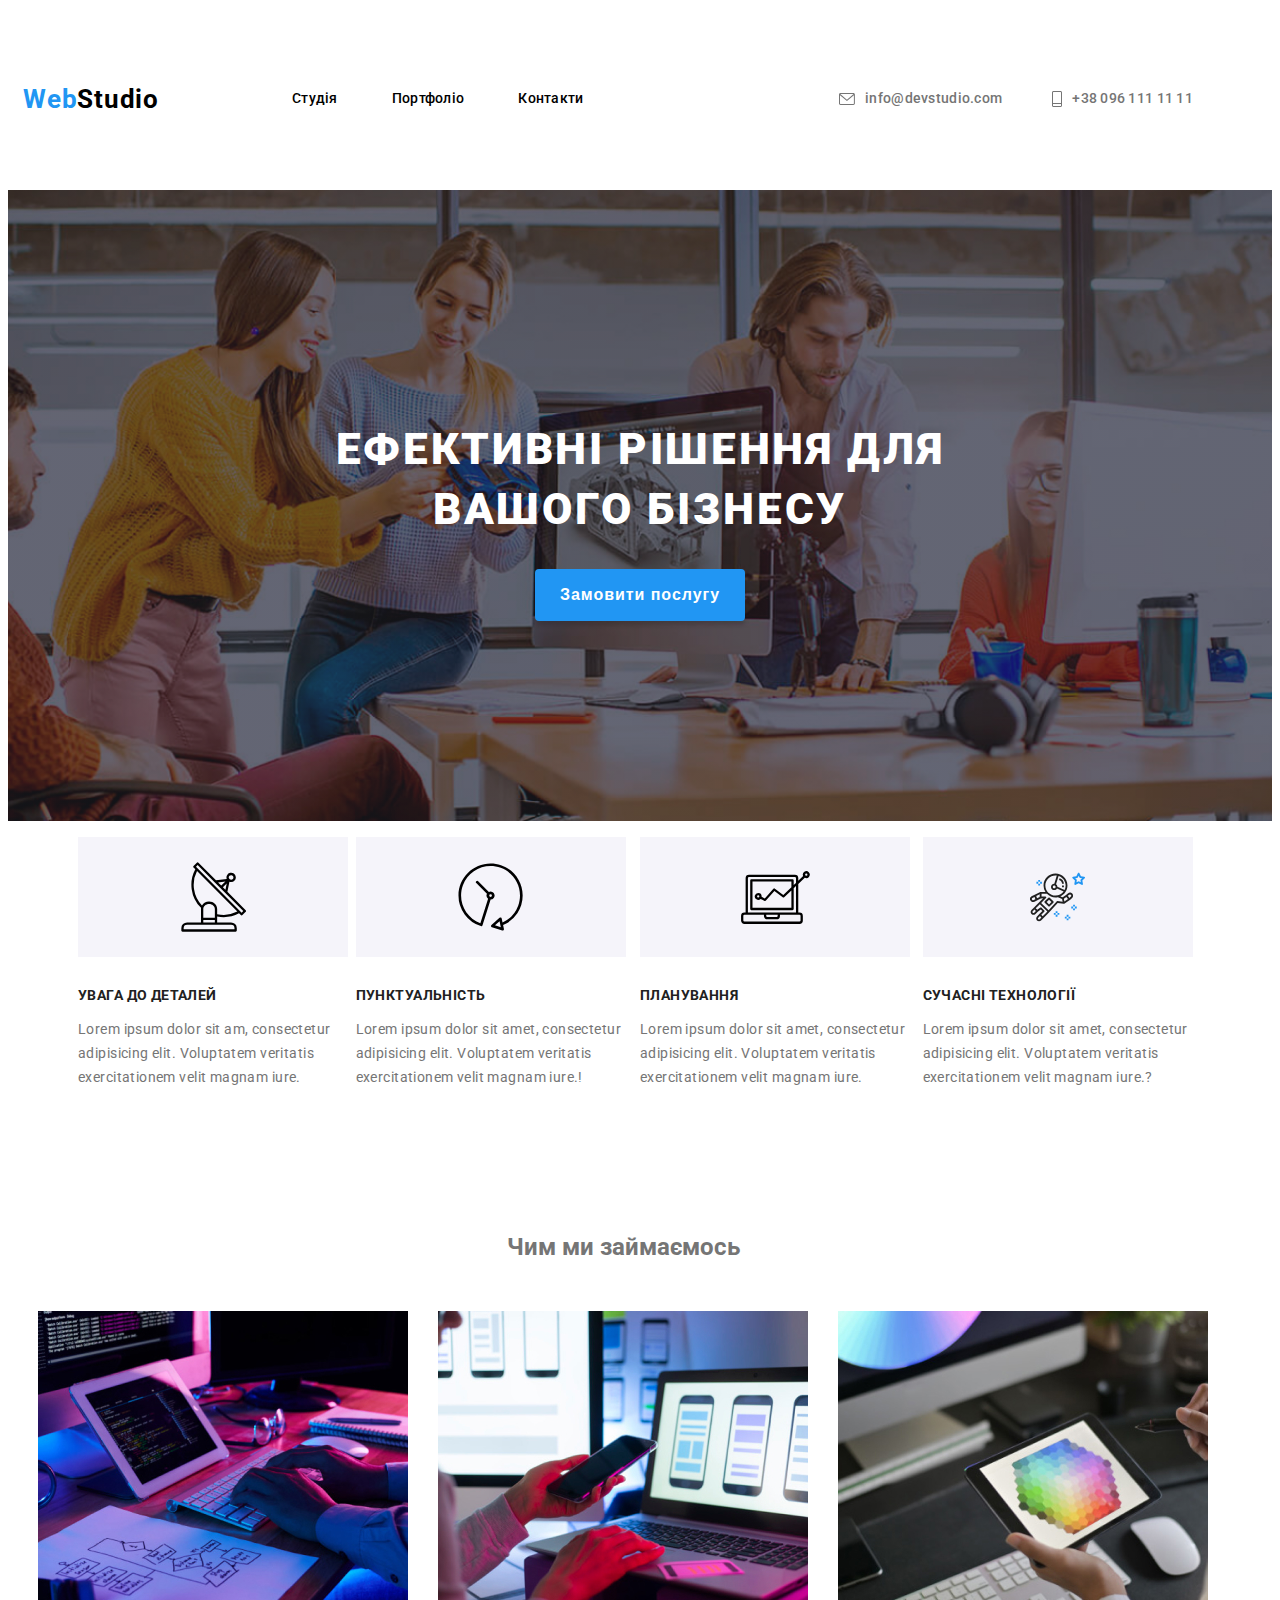
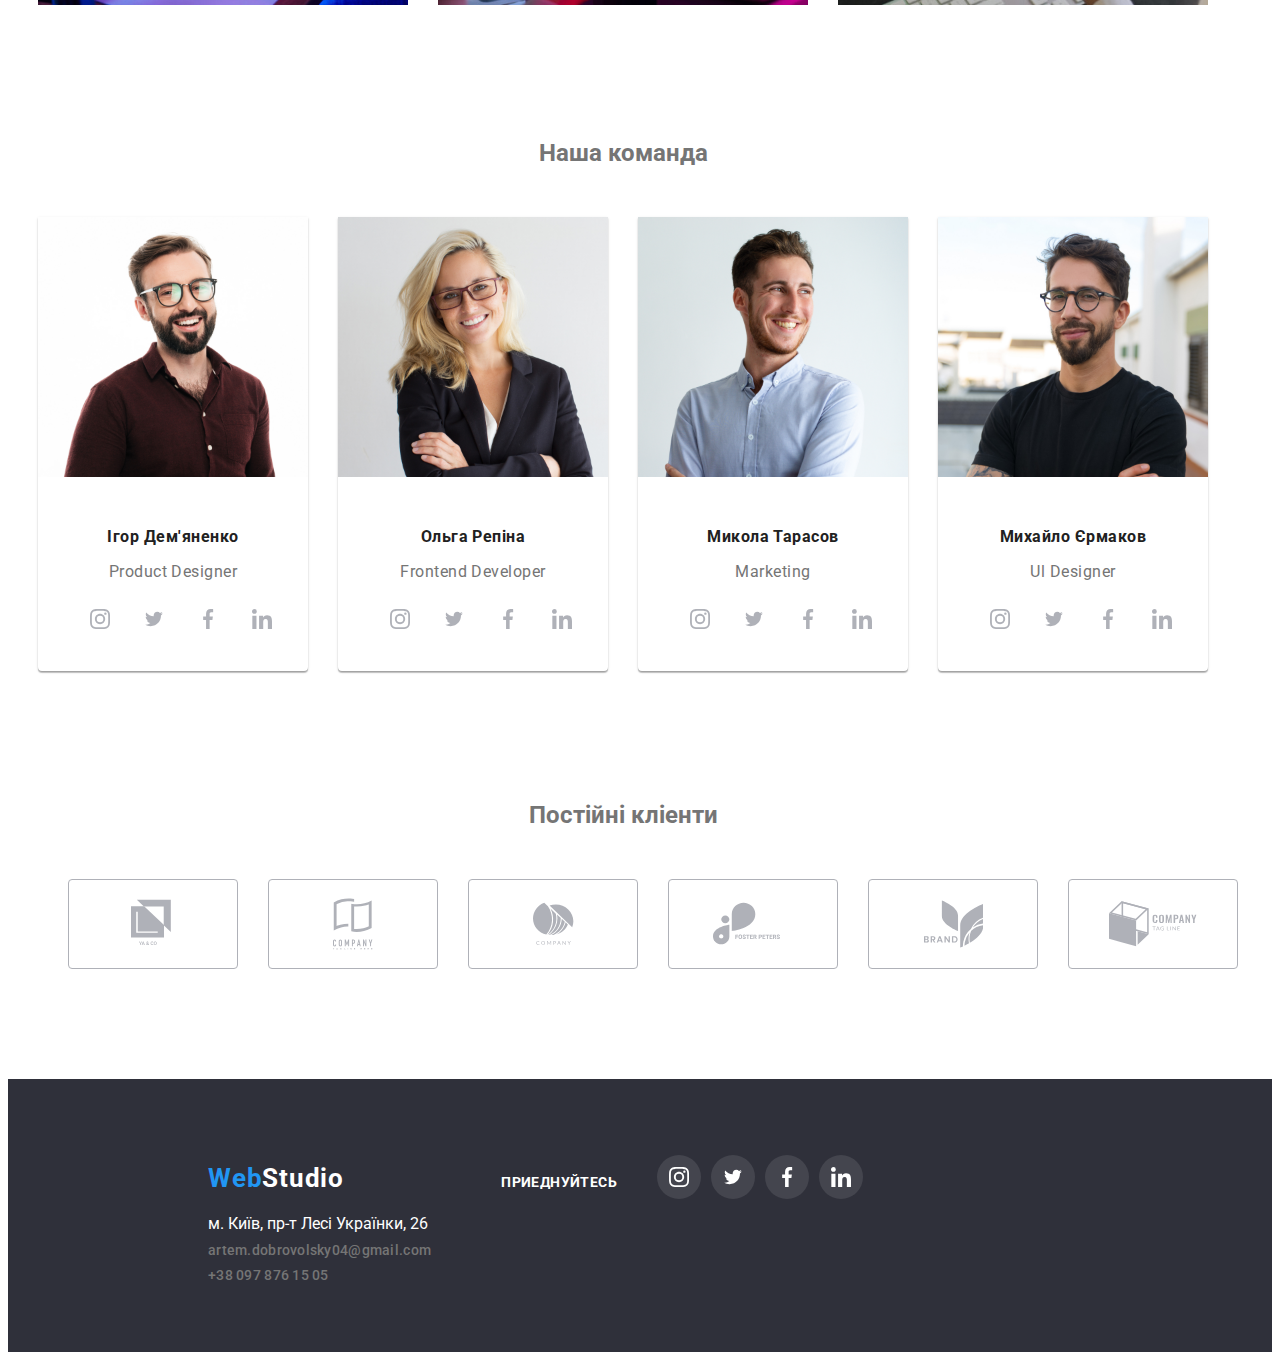
<file: index.html>
<!DOCTYPE html>
<html lang="en">

<head>
    <meta charset="UTF-8">
    <meta http-equiv="X-UA-Compatible" content="IE=edge">
    <meta name="viewport" content="width=device-width, initial-scale=1.0">
    <title>WebStudio</title>
    <link href="https://fonts.googleapis.com/css2?family=Roboto:wght@400;500;700;900&display=swap" rel="stylesheet">
    <link rel="stylesheet" href="./style.css">
</head>

<body>
    <!-- Шапка сторінки -->
    <header>
        <div class="header-nav container">
            <a class="logo" href="./"><span>Web</span>Studio</a>
            <nav>
                <ul class="nav-list">
                    <li class="list-item"><a class="link link-current" href="./">Студія</a></li>
                    <li class="list-item"><a class="link" href="./portfolio.html" target="_self"
                            rel="noopener noreferer">Портфоліо</a></li>
                    <li class="list-item"><a class="link" href="">Контакти</a></li>
                </ul>
            </nav>
            <ul class="contacts-nav">
                <li><a class="a" href="mailto:info@devstudio.com">
                        <svg class="contact-icon" width="16" heigth="12">
                            <use href="./svg/icons.svg#icon-envelope-hover"></use>
                        </svg>
                        info@devstudio.com</a></li>
                <li><a class="a" href="tel:+380961111111">
                        <svg class="contact-icon" width="10" height="16">
                            <use href="./svg/icons.svg#icon-Phone"></use>
                        </svg>
                        +38 096 111 11 11</a></li>
            </ul>
        </div>
    </header>


    <main>
        <!-- Секція герой -->
        <section class="hero">
            <h1 class="big-title">Ефективні рішення для
                </br>
                вашого бізнесу</h1>
            <button type="button" class="button" data-modal-open>Замовити послугу</button>
            <div class="backdrop is-hidden" data-modal>
                <div class="modal">
                    <button type="button" class="modal-button" data-modal-close></button>
                </div>
            </div>
        </section>
        <!-- Наші послуги -->
        <div class="container">
            <section>
                <div class="container">
                    <h2 class="non-vision">Особливості</h2>
                    <ul>
                        <li>
                            <div class="icon">
                                <svg width="65" height="70">
                                    <use href="./svg/icons.svg#icon-Vector-1"></use>
                                </svg>
                            </div>
                            <h3 class="min-title">Увага до деталей</h3>
                            <p class="tex">Lorem ipsum dolor sit am,
                                consectetur adipisicing elit.
                                Voluptatem veritatis exercitationem velit magnam iure.</p>
                        </li>
                        <li>
                            <div class="icon">
                                <svg width="65" height="70">
                                    <use href="./svg/icons.svg#icon-Clock"></use>
                                </svg>
                            </div>
                            <h3 class="min-title">Пунктуальність</h3>
                            <p class="tex">Lorem ipsum dolor sit amet,
                                consectetur adipisicing elit.
                                Voluptatem veritatis exercitationem velit magnam iure.!</p>
                        </li>
                        <li>
                            <div class="icon">
                                <svg width="70" height="53">
                                    <use href="./svg/icons.svg#icon-diagram"></use>
                                </svg>
                            </div>
                            <h3 class="min-title">Планування</h3>
                            <p class="tex">Lorem ipsum dolor sit amet,
                                consectetur adipisicing elit.
                                Voluptatem veritatis exercitationem velit magnam iure.</p>
                        </li>
                        <li>
                            <div class="icon">
                                <svg width="55" height="60">
                                    <use href="./svg/icons.svg#icon-astronaut"></use>
                                </svg>
                            </div>
                            <h3 class="min-title">Сучасні технології</h3>
                            <p class="tex">Lorem ipsum dolor sit amet,
                                consectetur adipisicing elit.
                                Voluptatem veritatis exercitationem velit magnam iure.?</p>
                        </li>
                    </ul>
                </div>

            </section>
            <!-- Cекція чим ми займаємось -->
            <section class="secta">
                <div class="container">
                    <h2 class="title">Чим ми займаємось</h2>
                    <ul class="navig">
                        <li><img class="img1" src="./img/eshe-komputer.jpg" width="200" alt="Красивый компьютер №1">
                        </li>
                        <li><img class="img1" src="./img/snova-komputer.jpg" width="200" alt="Красивый компьютер №2">
                        </li>
                        <li><img class="img1" src="./img/colors.jpg" width="200" alt="Красивый компьютер №3"></li>
                    </ul>
                </div>

            </section>
            <!-- Секція наша команда -->
            <section>
                <div class="container">
                    <h2 class="title">Наша команда</h2>
                    <ul class="list-team">
                        <li class="team">
                            <img class="img2" src="./img/igor.jpg" width="300" alt="ИИИИИИГОРЬ">
                            <p class="name">Ігор Дем'яненко</p>
                            <p class="pos">Product Designer</p>
                            <ul>
                                <li class="item-icon-team"> <a class="link-team" href=""> <svg width="20" height="20">
                                            <use href="./svg/icons.svg#icon-instagram"></use>
                                        </svg> </a> </li>
                                <li class="item-icon-team"> <a class="link-team" href=""> <svg width="20" height="16">
                                            <use href="./svg/icons.svg#icon-tweeter"></use>
                                        </svg> </a> </li>
                                <li class="item-icon-team"> <a class="link-team" href=""> <svg width="20" height="20">
                                            <use href="./svg/icons.svg#icon-facebook"></use>
                                        </svg> </a> </li>
                                <li class="item-icon-team"> <a class="link-team" href=""> <svg width="20" height="20">
                                            <use href="./svg/icons.svg#icon-linkedin"></use>
                                        </svg> </a> </li>
                            </ul>
                        </li>
                        <li class="team">
                            <img class="img2" src="./img/olga.jpg" width="300" alt="ОленьКа">
                            <p class="name">Ольга Репіна</p>
                            <p class="pos">Frontend Developer</p>
                            <ul>
                                <li class="item-icon-team"> <a class="link-team" href=""> <svg width="20" height="20">
                                            <use href="./svg/icons.svg#icon-instagram"></use>
                                        </svg> </a> </li>
                                <li class="item-icon-team"> <a class="link-team" href=""> <svg width="20" height="16">
                                            <use href="./svg/icons.svg#icon-tweeter"></use>
                                        </svg> </a> </li>
                                <li class="item-icon-team"> <a class="link-team" href=""> <svg width="20" height="20">
                                            <use href="./svg/icons.svg#icon-facebook"></use>
                                        </svg> </a> </li>
                                <li class="item-icon-team"> <a class="link-team" href=""> <svg width="20" height="20">
                                            <use href="./svg/icons.svg#icon-linkedin"></use>
                                        </svg> </a> </li>
                            </ul>
                        </li>
                        <li class="team">
                            <img class="img2" src="./img/kolya.jpg" width="300" alt="Николай">
                            <p class="name">Микола Тарасов</p>
                            <p class="pos">Marketing</p>
                            <ul>
                                <li class="item-icon-team"> <a class="link-team" href=""> <svg width="20" height="20">
                                            <use href="./svg/icons.svg#icon-instagram"></use>
                                        </svg> </a> </li>
                                <li class="item-icon-team"> <a class="link-team" href=""> <svg width="20" height="16">
                                            <use href="./svg/icons.svg#icon-tweeter"></use>
                                        </svg> </a> </li>
                                <li class="item-icon-team"> <a class="link-team" href=""> <svg width="20" height="20">
                                            <use href="./svg/icons.svg#icon-facebook"></use>
                                        </svg> </a> </li>
                                <li class="item-icon-team"> <a class="link-team" href=""> <svg width="20" height="20">
                                            <use href="./svg/icons.svg#icon-linkedin"></use>
                                        </svg> </a> </li>
                            </ul>
                        </li>
                        <li class="team">
                            <img class="img2" src="./img/misha.jpg" width="300" alt="Мыша">
                            <p class="name">Михайло Єрмаков</p>
                            <p class="pos">Ul Designer</p>
                            <ul>
                                <li class="item-icon-team"> <a class="link-team" href=""> <svg width="20" height="20">
                                            <use href="./svg/icons.svg#icon-instagram"></use>
                                        </svg> </a> </li>
                                <li class="item-icon-team"> <a class="link-team" href=""> <svg width="20" height="16">
                                            <use href="./svg/icons.svg#icon-tweeter"></use>
                                        </svg> </a> </li>
                                <li class="item-icon-team"> <a class="link-team" href=""> <svg width="20" height="20">
                                            <use href="./svg/icons.svg#icon-facebook"></use>
                                        </svg> </a> </li>
                                <li class="item-icon-team"> <a class="link-team" href=""> <svg width="20" height="20">
                                            <use href="./svg/icons.svg#icon-linkedin"></use>
                                        </svg> </a> </li>
                            </ul>
                        </li>
                    </ul>
                </div>
            </section>
            <section class="secta">
                <div class="container">
                    <h2 class="title">Постійні кліенти</h2>
                    <ul class="custom">
                        <li class="custom-i">
                            <a href="" class="custom-l">
                                <svg class="custom-ic" width="44" heigth="49">
                                    <use href="./svg/icons.svg#icon-logo-1"></use>
                                </svg>
                            </a>
                        </li>
                        <li class="custom-i">
                            <a href="" class="custom-l">
                                <svg class="custom-ic" width="40" heigth="52">
                                    <use href="./svg/icons.svg#icon-logo-2"></use>
                                </svg>
                            </a>
                        </li>
                        <li class="custom-i">
                            <a href="" class="custom-l">
                                <svg class="custom-ic" width="41" heigth="43">
                                    <use href="./svg/icons.svg#icon-logo-3"></use>
                                </svg>
                            </a>
                        </li>
                        <li class="custom-i">
                            <a href="" class="custom-l">
                                <svg class="custom-ic" width="80" heigth="42">
                                    <use href="./svg/icons.svg#icon-logo-4"></use>
                                </svg>
                            </a>
                        </li>
                        <li class="custom-i">
                            <a href="" class="custom-l">
                                <svg class="custom-ic" width="59" heigth="47">
                                    <use href="./svg/icons.svg#icon-logo-5"></use>
                                </svg>
                            </a>
                        </li>
                        <li class="custom-i">
                            <a href="" class="custom-l">
                                <svg class="custom-ic" width="88" heigth="45">
                                    <use href="./svg/icons.svg#icon-logo-6"></use>
                                </svg>
                            </a>
                        </li>
                    </ul>

                </div>
            </section>
        </div>
    </main>

    <footer class="foot">
        <div class="fj">
            <div class="footer">
                <a href="./index.html" class="logo2"><span class="logo2-span"> Web</span>Studio</a>
                <address class="adress">м. Київ, пр-т Лесі Українки, 26</address>
                <a href="mailto:artem.dobrovolsky04@gmail.com" class="conta">artem.dobrovolsky04@gmail.com</a>
                <a href="tel:+380978761505" class="conta">+38 097 876 15 05</a>
            </div>
            <h3 class="join-tit">Приеднуйтесь</h3>
            <ul>
                <li class="join-it"> <a class="join-li" href=""> <svg class="join-ic" width="20" height="20">
                            <use href="./svg/icons.svg#icon-instagram"></use>
                        </svg> </a> </li>
                <li class="join-it"> <a class="join-li" href=""> <svg class="join-ic" width="20" height="16">
                            <use href="./svg/icons.svg#icon-tweeter"></use>
                        </svg> </a> </li>
                <li class="join-it"> <a class="join-li" href=""> <svg class="join-ic" width="20" height="20">
                            <use href="./svg/icons.svg#icon-facebook"></use>
                        </svg> </a> </li>
                <li class="join-it"> <a class="join-li" href=""> <svg class="join-ic" width="20" height="20">
                            <use href="./svg/icons.svg#icon-linkedin"></use>
                        </svg> </a> </li>
            </ul>
        </div>
    </footer>
    <script src="./js/modal.js" type="module"></script>
</body>

</html>
</file>
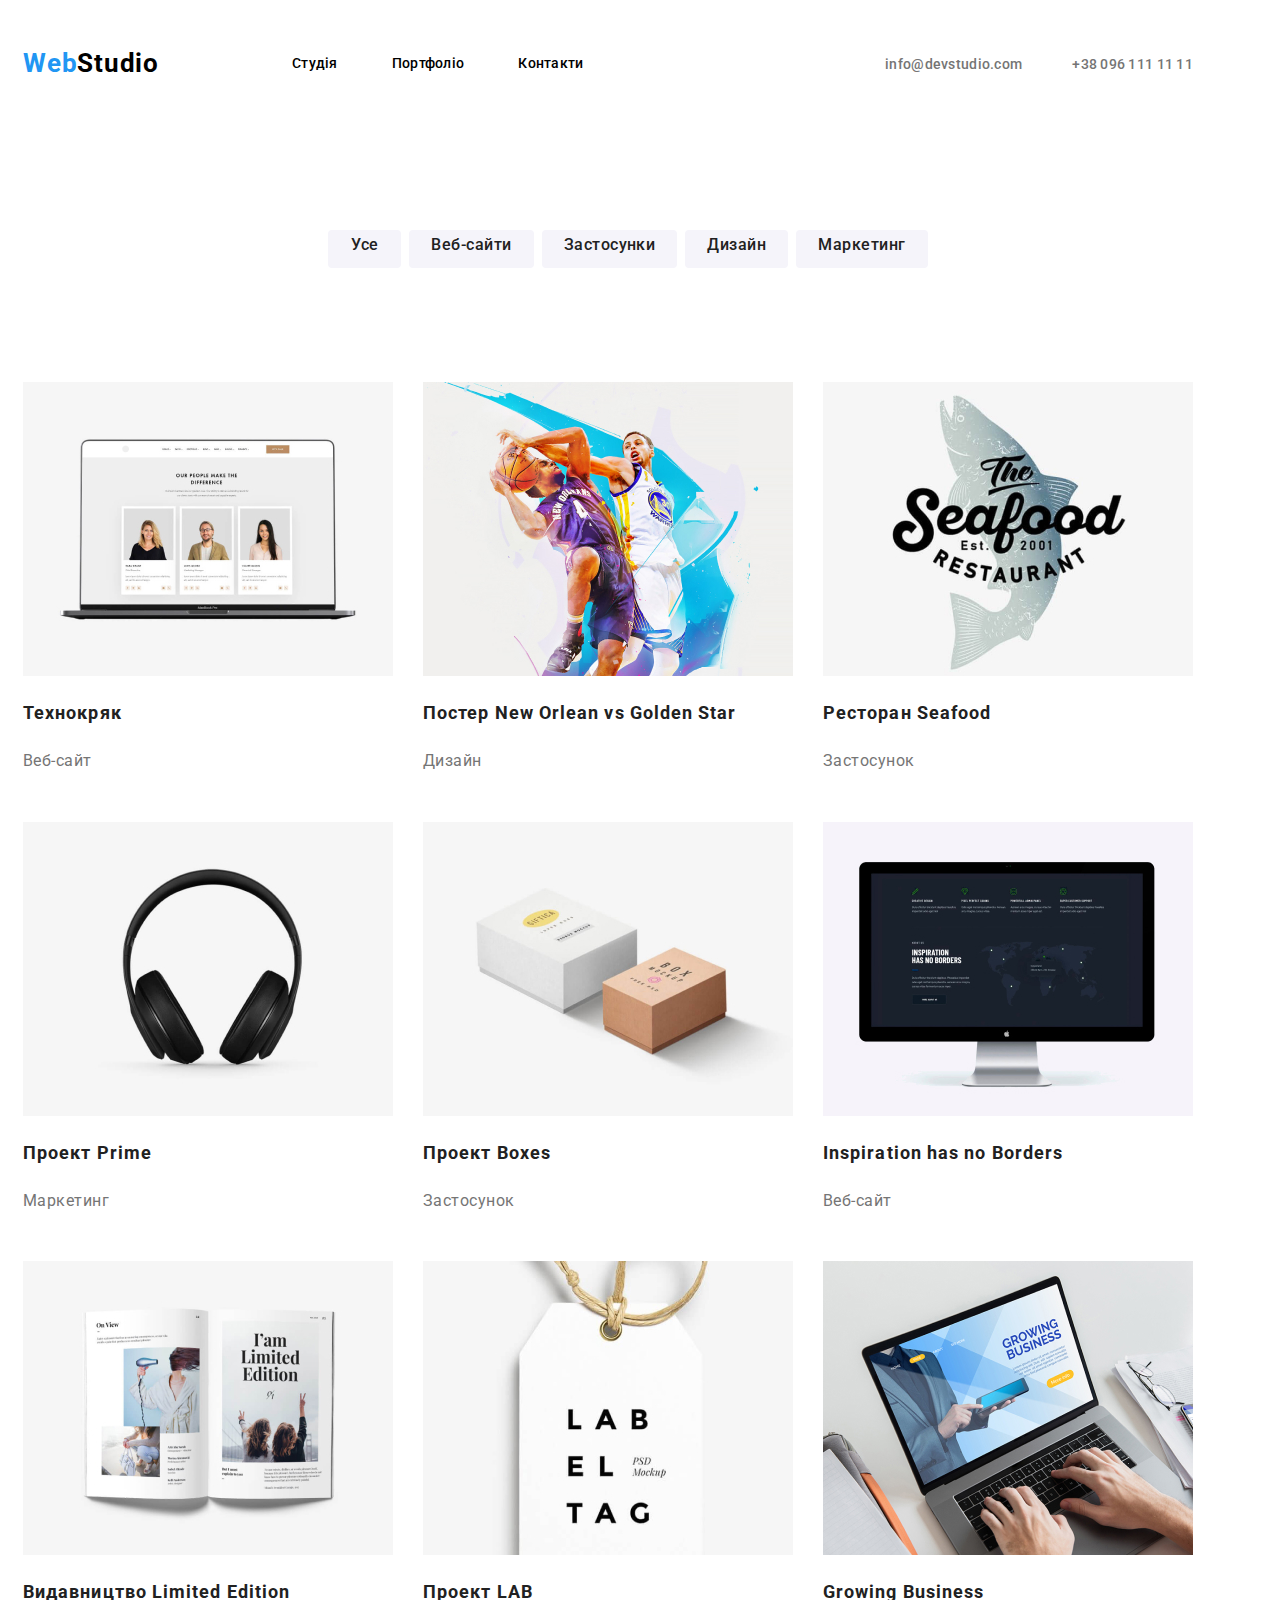
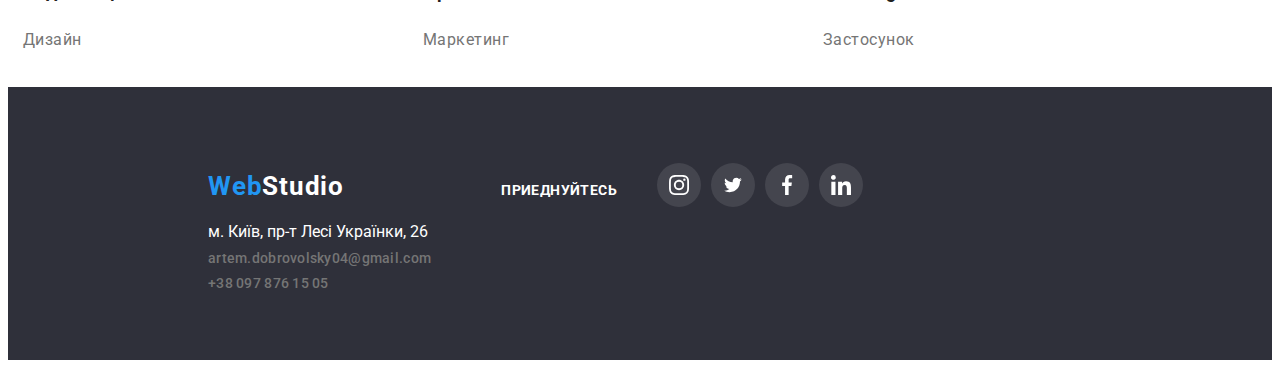
<file: all.html>
<!DOCTYPE html>
<html lang="en">
<head>
    <meta charset="UTF-8">
    <meta http-equiv="X-UA-Compatible" content="IE=edge">
    <meta name="viewport" content="width=device-width, initial-scale=1.0">
    <title>Document</title>
    <link href="https://fonts.googleapis.com/css2?family=Roboto:wght@400;500;700;900&display=swap" rel="stylesheet">
    <link rel="stylesheet" href="./style.css">
</head>
<body>
    <header>
        <div class="header-nav container">
            <a class="logo" href="./"><span>Web</span>Studio</a>
            <nav>             
            <ul class="nav-list">               
                <li class="list-item"><a class="link link-current" href="./">Студія</a></li>
                <li class="list-item"><a class="link" href="./portfolio.html" target="_self" rel="noopener noreferer">Портфоліо</a></li>
                <li class="list-item"><a class="link" href="">Контакти</a></li>
            </ul> 
            </nav>
            <ul class="contacts-nav">
                <li><a href="mailto:info@devstudio.com">info@devstudio.com</a></li>
                <li><a href="tel:+380961111111">+38 096 111 11 11</a></li>
            </ul>
        </div>
        </header>
    <main>
<section class="secta">
    <div class="container">
        <ul class="filter">
            <li><a class="filter-link" target="_self" rel="noopener nofollow noreferrer" href="./all.html">Усе</a></li>
            <li><a class="filter-link" target="_self" rel="noopener nofollow noreferrer" href="./web.html">Веб-сайти</a></li>
            <li><a class="filter-link" target="_self" rel="noopener nofollow noreferrer" href="./zas.html">Застосунки</a></li>
            <li><a class="filter-link" target="_self" rel="noopener nofollow noreferrer" href="./des.html">Дизайн</a></li>
            <li><a class="filter-link" target="_self" rel="noopener nofollow noreferrer" href="./mark.html">Маркетинг</a></li>
        </ul>
    </div>
</section>
<section>
    <div class="container">
        <ul class="examples">
            <li  class="examples-link">
                <a class="link-thumb" href=""> 
                    <div class="img-thumb">
                        <img class="card" src="./img/desktop.jpg" 
                        alt="Фотографии троих людей на экране ноутбука" 
                        width="370" 
                        height="294">
                            <div class="overlane">
                                <p>Технокряк-це сучасний майданчик поширення коронавірусу. 
                                Компанії використовують цю платформу для цифрового шпигунства та атак на захищені сервери конкурентів.
                                </p>
                            </div>
                    </div>                
                <div class="link-text">
                    <h2  class="examples-title">Технокряк</h2>
                        <p class="examples-type">Веб-сайт</p>
                </div>
                </a>
            </li>
            <li  class="examples-link">
                <a class="link-thumb" href=""> 
                    <div class="img-thumb">
                        <img class="card" src="./img/basketball-blin.jpg" 
                        alt="" 
                        width="370" 
                        height="294">
                            <div class="overlane">
                                <p>Технокряк-це сучасний майданчик поширення коронавірусу. 
                                Компанії використовують цю платформу для цифрового шпигунства та атак на захищені сервери конкурентів.
                                </p>
                            </div>
                    </div>                
                <div class="link-text">
                    <h2  class="examples-title">Постер New Orlean vs Golden Star</h2>
                        <p class="examples-type">Дизайн</p>
                </div>
                </a>
            </li>
            <li  class="examples-link">
                <a class="link-thumb" href=""> 
                    <div class="img-thumb">
                        <img class="card" src="./img/moreprodukt.jpg" 
                        alt="Картинка рыбы" 
                        width="370" 
                        height="294">
                            <div class="overlane">
                                <p>Ресторан Seafood має в асортименті завжди свіжу рибу та морепродукти. Завдяки цьому застосунку у Вас 
                                    є можливість забронувати столик в ресторані та замовити доставку їжі до вашого дому.
                                </p>
                            </div>
                    </div>                
                <div class="link-text">
                    <h2  class="examples-title">Ресторан Seafood</h2>
                        <p class="examples-type">Застосунок</p>
                </div>
                </a>
            </li>
            <li  class="examples-link">
                <a class="link-thumb" href=""> 
                    <div class="img-thumb">
                        <img class="card" src="./img/yshi.jpg" 
                        alt="Наушники(стоят дорого наверное)" 
                        width="370" 
                        height="294">
                            <div class="overlane">
                                <p>Технокряк це сучасний майданчик поширення коронавірусу. 
                                Компанії використовують цю платформу для цифрового шпигунства та атак на захищені сервери конкурентів.
                                </p>
                            </div>
                    </div>                
                <div class="link-text">
                    <h2  class="examples-title">Проект Prime</h2>
                        <p class="examples-type">Маркетинг</p>
                </div>
                </a>
            </li>
            <li  class="examples-link">
                <a class="link-thumb" href=""> 
                    <div class="img-thumb">
                        <img class="card" src="./img/kirpichi.jpg" 
                        alt="Две коробки, одна маленькая, а вторая побольше" 
                        width="370" 
                        height="294">
                            <div class="overlane">
                                <p>Технокряк це сучасний майданчик поширення коронавірусу. 
                                Компанії використовують цю платформу для цифрового шпигунства та атак на захищені сервери конкурентів.
                                </p>
                            </div>
                    </div>                
                <div class="link-text">
                    <h2  class="examples-title">Проект Boxes</h2>
                        <p class="examples-type">Застосунок</p>
                </div>
                </a>
            </li>
            <li  class="examples-link">
                <a class="link-thumb" href=""> 
                    <div class="img-thumb">
                        <img class="card" src="./img/komputer.jpg" 
                        alt="Компьютер с темным экраном" 
                        width="370" 
                        height="294">
                            <div class="overlane" style="padding: 30px 24px;">
                                <p>Inspiration has no Borders або Натхнення не має меж, цей веб-сайт створений щоб допомагати починючим художникам створювати та продавати 
                                    свої шедеври, також тут є надихаючі поради та публічна галерея, у яку ви можете помістити свою роботу, де її можуть побачити усі корустувачі.
                                </p>
                            </div>
                    </div>                
                <div class="link-text">
                    <h2  class="examples-title">Inspiration has no Borders</h2>
                        <p class="examples-type">Веб-сайт</p>
                </div>
                </a>
            </li>
            <li  class="examples-link">
                <a class="link-thumb" href=""> 
                    <div class="img-thumb">
                        <img class="card" src="./img/kniga.jpg" 
                        alt="Какой-то новомодный журнал" 
                        width="370" 
                        height="294">
                            <div class="overlane">
                                <p>Технокряк це сучасний майданчик поширення коронавірусу. 
                                Компанії використовують цю платформу для цифрового шпигунства та атак на захищені сервери конкурентів.
                                </p>
                            </div>
                    </div>                
                <div class="link-text">
                    <h2  class="examples-title">Видавництво Limited Edition</h2>
                        <p class="examples-type">Дизайн</p>
                </div>
                </a>
            </li>
            <li  class="examples-link">
                <a class="link-thumb" href=""> 
                    <div class="img-thumb">
                        <img class="card" src="./img/birka.jpg" 
                        alt="Бирка с надписью" 
                        width="370" 
                        height="294">
                            <div class="overlane">
                                <p>Технокряк це сучасний майданчик поширення коронавірусу. 
                                Компанії використовують цю платформу для цифрового шпигунства та атак на захищені сервери конкурентів.
                                </p>
                            </div>
                    </div>                
                <div class="link-text">
                    <h2  class="examples-title">Проект LAB</h2>
                        <p class="examples-type">Маркетинг</p>
                </div>
                </a>
            </li>
            <li  class="examples-link">
                <a class="link-thumb" href=""> 
                    <div class="img-thumb">
                        <img class="card" src="./img/opat-komputer.jpg" 
                        alt="Ноутбук с картинкой" 
                        width="370" 
                        height="294">
                            <div class="overlane">
                                <p>Застосунок Growing Business допоможе вам почати свій власний бізнесс. Простий та зрозумілий інтерфейс допоможе вам відстежувати 
                                    як ідуть справи у бізнессі. Користуйтеся не соромтесь.
                                </p>
                            </div>
                    </div>                
                <div class="link-text">
                    <h2  class="examples-title">Growing Business</h2>
                        <p class="examples-type">Застосунок</p>
                </div>
                </a>
            </li>
        </ul>
    </div>
</section>
    </main>
    <footer class="foot">
        <div class="fj">
            <div class="footer">
                <a href="./index.html" class="logo2"><span class="logo2-span"> Web</span>Studio</a>
                <address class="adress">м. Київ, пр-т Лесі Українки, 26</address>
                <a href="mailto:artem.dobrovolsky04@gmail.com" class="conta">artem.dobrovolsky04@gmail.com</a>
                <a href="tel:+380978761505" class="conta">+38 097 876 15 05</a>
            </div>
            <h3 class="join-tit">Приеднуйтесь</h3>
            <ul>
                <li class="join-it"> <a class="join-li" href=""> <svg class="join-ic" width="20" height="20">
                            <use href="./svg/icons.svg#icon-instagram"></use>
                        </svg> </a> </li>
                <li class="join-it"> <a class="join-li" href=""> <svg class="join-ic" width="20" height="16">
                            <use href="./svg/icons.svg#icon-tweeter"></use>
                        </svg> </a> </li>
                <li class="join-it"> <a class="join-li" href=""> <svg class="join-ic" width="20" height="20">
                            <use href="./svg/icons.svg#icon-facebook"></use>
                        </svg> </a> </li>
                <li class="join-it"> <a class="join-li" href=""> <svg class="join-ic" width="20" height="20">
                            <use href="./svg/icons.svg#icon-linkedin"></use>
                        </svg> </a> </li>
            </ul>
        </div>
    </footer>
</body>
</html>
</file>
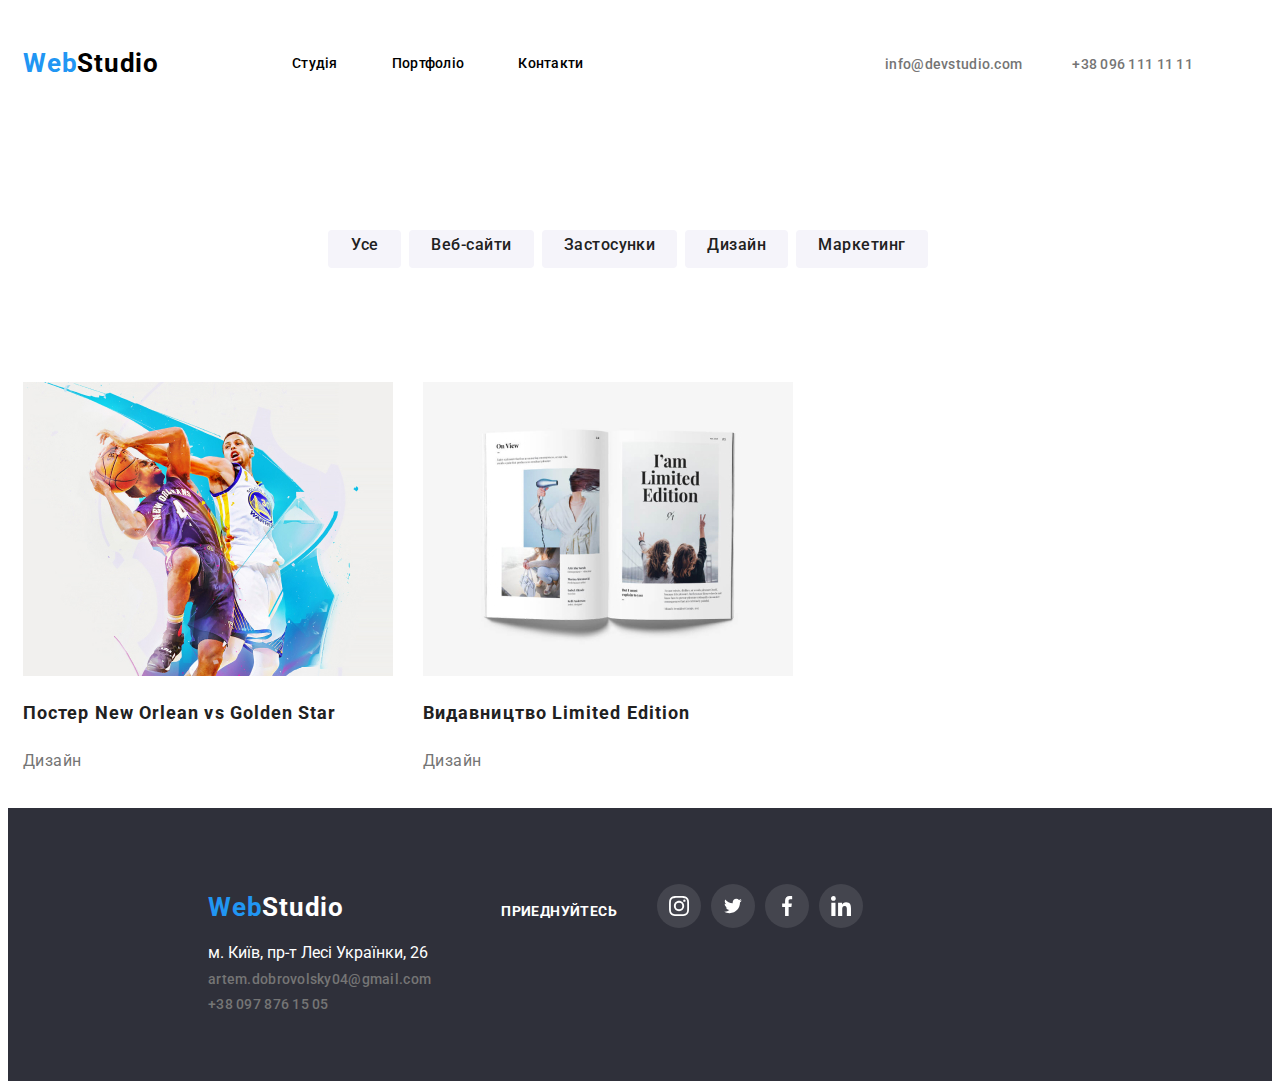
<file: des.html>
<!DOCTYPE html>
<html lang="en">
<head>
    <meta charset="UTF-8">
    <meta http-equiv="X-UA-Compatible" content="IE=edge">
    <meta name="viewport" content="width=device-width, initial-scale=1.0">
    <link href="https://fonts.googleapis.com/css2?family=Roboto:wght@400;500;700;900&display=swap" rel="stylesheet">
    <link rel="stylesheet" href="./style.css">
    <title>Document</title>
</head>
<body>
    <header>
        <div class="header-nav container">
            <a class="logo" href="./"><span>Web</span>Studio</a>
            <nav>             
            <ul class="nav-list">               
                <li class="list-item"><a class="link link-current" href="./">Студія</a></li>
                <li class="list-item"><a class="link" href="./portfolio.html" target="_self" rel="noopener noreferer">Портфоліо</a></li>
                <li class="list-item"><a class="link" href="">Контакти</a></li>
            </ul> 
            </nav>
            <ul class="contacts-nav">
                <li><a href="mailto:info@devstudio.com">info@devstudio.com</a></li>
                <li><a href="tel:+380961111111">+38 096 111 11 11</a></li>
            </ul>
        </div>
        </header>
    <main>
        <section class="secta">
            <div class="container">
                <ul class="filter">
                    <li><a class="filter-link" target="_self" rel="noopener nofollow noreferrer" href="./all.html">Усе</a></li>
                    <li><a class="filter-link" target="_self" rel="noopener nofollow noreferrer" href="./web.html">Веб-сайти</a></li>
                    <li><a class="filter-link" target="_self" rel="noopener nofollow noreferrer" href="./zas.html">Застосунки</a></li>
                    <li><a class="filter-link" target="_self" rel="noopener nofollow noreferrer" href="./des.html">Дизайн</a></li>
                    <li><a class="filter-link" target="_self" rel="noopener nofollow noreferrer" href="./mark.html">Маркетинг</a></li>
                </ul>
            </div>
        </section>
        <section>
            <div class="container">
                <ul class="examples">
                    <li  class="examples-link">
                        <a class="link-thumb" href=""> 
                            <div class="img-thumb">
                                <img class="card" src="./img/basketball-blin.jpg" 
                                alt="" 
                                width="370" 
                                height="294">
                                    <div class="overlane">
                                        <p>Технокряк-це сучасний майданчик поширення коронавірусу. 
                                        Компанії використовують цю платформу для цифрового шпигунства та атак на захищені сервери конкурентів.
                                        </p>
                                    </div>
                            </div>                
                        <div class="link-text">
                            <h2  class="examples-title">Постер New Orlean vs Golden Star</h2>
                                <p class="examples-type">Дизайн</p>
                        </div>
                        </a>
                    </li>
                    <li  class="examples-link">
                        <a class="link-thumb" href=""> 
                            <div class="img-thumb">
                                <img class="card" src="./img/kniga.jpg" 
                                alt="Какой-то новомодный журнал" 
                                width="370" 
                                height="294">
                                    <div class="overlane">
                                        <p>Технокряк це сучасний майданчик поширення коронавірусу. 
                                        Компанії використовують цю платформу для цифрового шпигунства та атак на захищені сервери конкурентів.
                                        </p>
                                    </div>
                            </div>                
                        <div class="link-text">
                            <h2  class="examples-title">Видавництво Limited Edition</h2>
                                <p class="examples-type">Дизайн</p>
                        </div>
                        </a>
                    </li>
                </ul>
            </div>
        </section>
    </main>
    <footer class="foot">
        <div class="fj">
            <div class="footer">
                <a href="./index.html" class="logo2"><span class="logo2-span"> Web</span>Studio</a>
                <address class="adress">м. Київ, пр-т Лесі Українки, 26</address>
                <a href="mailto:artem.dobrovolsky04@gmail.com" class="conta">artem.dobrovolsky04@gmail.com</a>
                <a href="tel:+380978761505" class="conta">+38 097 876 15 05</a>
            </div>
            <h3 class="join-tit">Приеднуйтесь</h3>
            <ul>
                <li class="join-it"> <a class="join-li" href=""> <svg class="join-ic" width="20" height="20">
                            <use href="./svg/icons.svg#icon-instagram"></use>
                        </svg> </a> </li>
                <li class="join-it"> <a class="join-li" href=""> <svg class="join-ic" width="20" height="16">
                            <use href="./svg/icons.svg#icon-tweeter"></use>
                        </svg> </a> </li>
                <li class="join-it"> <a class="join-li" href=""> <svg class="join-ic" width="20" height="20">
                            <use href="./svg/icons.svg#icon-facebook"></use>
                        </svg> </a> </li>
                <li class="join-it"> <a class="join-li" href=""> <svg class="join-ic" width="20" height="20">
                            <use href="./svg/icons.svg#icon-linkedin"></use>
                        </svg> </a> </li>
            </ul>
        </div>
    </footer>
</body>
</html>
</file>
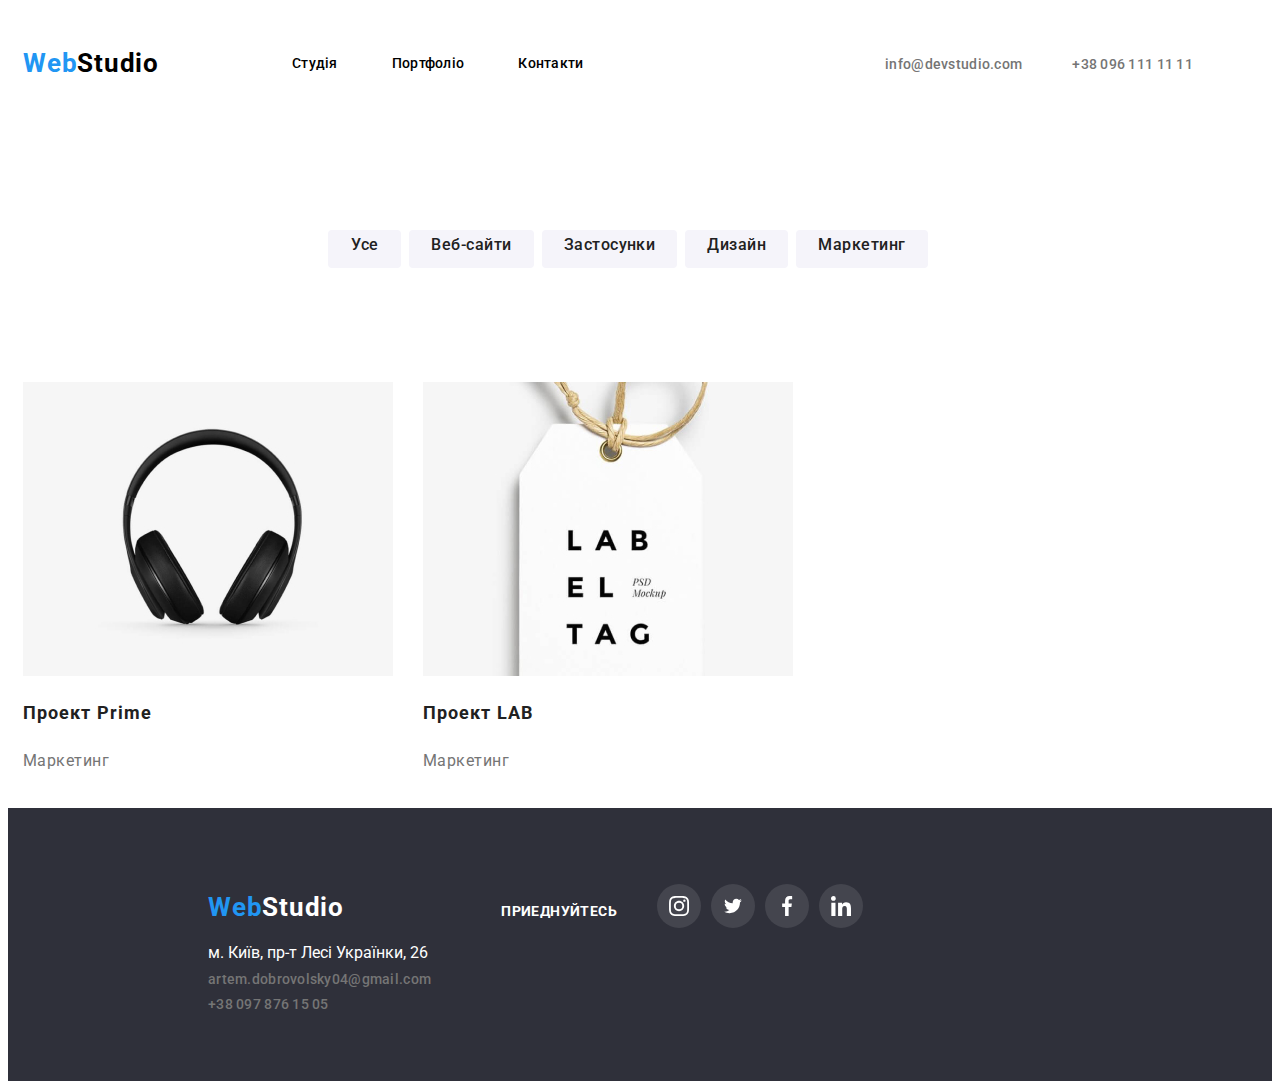
<file: mark.html>
<!DOCTYPE html>
<html lang="en">
<head>
    <meta charset="UTF-8">
    <meta http-equiv="X-UA-Compatible" content="IE=edge">
    <meta name="viewport" content="width=device-width, initial-scale=1.0">
    <link href="https://fonts.googleapis.com/css2?family=Roboto:wght@400;500;700;900&display=swap" rel="stylesheet">
    <link rel="stylesheet" href="./style.css">
    <title>Document</title>
</head>
<body>
    <header>
        <div class="header-nav container">
            <a class="logo" href="./"><span>Web</span>Studio</a>
            <nav>             
            <ul class="nav-list">               
                <li class="list-item"><a class="link link-current" href="./">Студія</a></li>
                <li class="list-item"><a class="link" href="./portfolio.html" target="_self" rel="noopener noreferer">Портфоліо</a></li>
                <li class="list-item"><a class="link" href="">Контакти</a></li>
            </ul> 
            </nav>
            <ul class="contacts-nav">
                <li><a href="mailto:info@devstudio.com">
                    
                    info@devstudio.com</a></li>
                <li><a href="tel:+380961111111">+38 096 111 11 11</a></li>
            </ul>
        </div>
        </header>
    <main>
        <section class="secta">
            <div class="container">
                <ul class="filter">
                    <li><a class="filter-link" target="_self" rel="noopener nofollow noreferrer" href="./all.html">Усе</a></li>
                    <li><a class="filter-link" target="_self" rel="noopener nofollow noreferrer" href="./web.html">Веб-сайти</a></li>
                    <li><a class="filter-link" target="_self" rel="noopener nofollow noreferrer" href="./zas.html">Застосунки</a></li>
                    <li><a class="filter-link" target="_self" rel="noopener nofollow noreferrer" href="./des.html">Дизайн</a></li>
                    <li><a class="filter-link" target="_self" rel="noopener nofollow noreferrer" href="./mark.html">Маркетинг</a></li>
                </ul>
            </div>
        </section>
        <section>
            <div class="container">
                <ul class="examples">
                    <li  class="examples-link">
                        <a class="link-thumb" href=""> 
                            <div class="img-thumb">
                                <img class="card" src="./img/yshi.jpg" 
                                alt="Наушники(стоят дорого наверное)" 
                                width="370" 
                                height="294">
                                    <div class="overlane">
                                        <p>Технокряк це сучасний майданчик поширення коронавірусу. 
                                        Компанії використовують цю платформу для цифрового шпигунства та атак на захищені сервери конкурентів.
                                        </p>
                                    </div>
                            </div>                
                        <div class="link-text">
                            <h2  class="examples-title">Проект Prime</h2>
                                <p class="examples-type">Маркетинг</p>
                        </div>
                        </a>
                    </li>
                    <li  class="examples-link">
                        <a class="link-thumb" href=""> 
                            <div class="img-thumb">
                                <img class="card" src="./img/birka.jpg" 
                                alt="Бирка с надписью" 
                                width="370" 
                                height="294">
                                    <div class="overlane">
                                        <p>Технокряк це сучасний майданчик поширення коронавірусу. 
                                        Компанії використовують цю платформу для цифрового шпигунства та атак на захищені сервери конкурентів.
                                        </p>
                                    </div>
                            </div>                
                        <div class="link-text">
                            <h2  class="examples-title">Проект LAB</h2>
                                <p class="examples-type">Маркетинг</p>
                        </div>
                        </a>
                    </li>
                </ul>
            </div>
        </section>
    </main>
    <footer class="foot">
        <div class="fj">
            <div class="footer">
                <a href="./index.html" class="logo2"><span class="logo2-span"> Web</span>Studio</a>
                <address class="adress">м. Київ, пр-т Лесі Українки, 26</address>
                <a href="mailto:artem.dobrovolsky04@gmail.com" class="conta">artem.dobrovolsky04@gmail.com</a>
                <a href="tel:+380978761505" class="conta">+38 097 876 15 05</a>
            </div>
            <h3 class="join-tit">Приеднуйтесь</h3>
            <ul>
                <li class="join-it"> <a class="join-li" href=""> <svg class="join-ic" width="20" height="20">
                            <use href="./svg/icons.svg#icon-instagram"></use>
                        </svg> </a> </li>
                <li class="join-it"> <a class="join-li" href=""> <svg class="join-ic" width="20" height="16">
                            <use href="./svg/icons.svg#icon-tweeter"></use>
                        </svg> </a> </li>
                <li class="join-it"> <a class="join-li" href=""> <svg class="join-ic" width="20" height="20">
                            <use href="./svg/icons.svg#icon-facebook"></use>
                        </svg> </a> </li>
                <li class="join-it"> <a class="join-li" href=""> <svg class="join-ic" width="20" height="20">
                            <use href="./svg/icons.svg#icon-linkedin"></use>
                        </svg> </a> </li>
            </ul>
        </div>
    </footer>
</body>
</html>
</file>
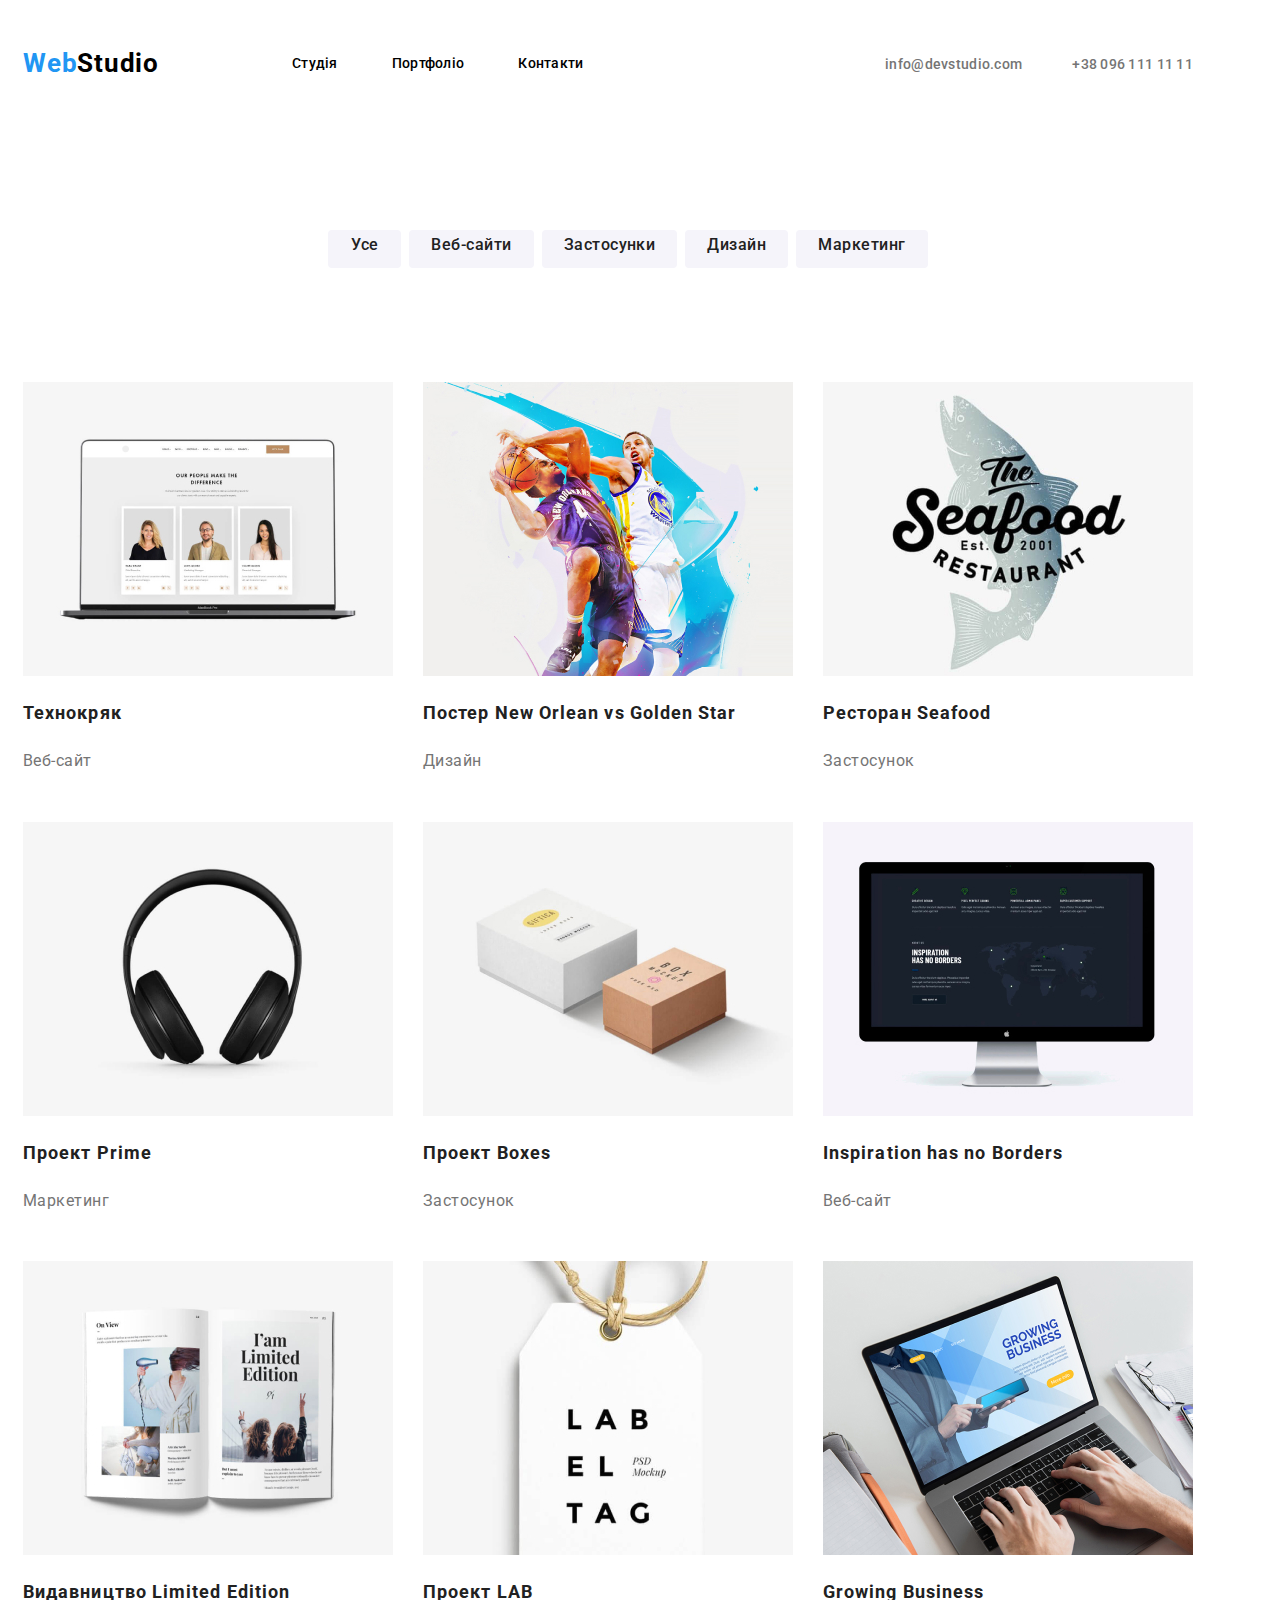
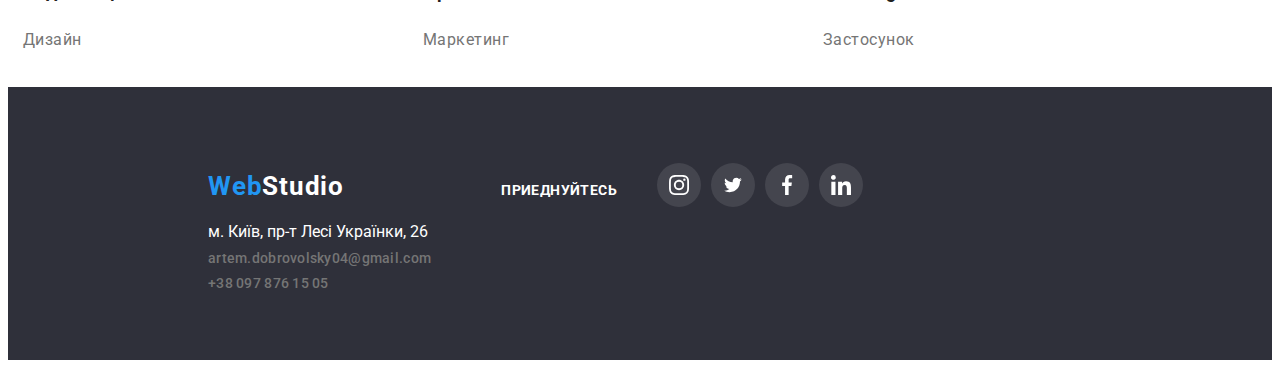
<file: portfolio.html>
<!DOCTYPE html>
<html lang="en">

<head>
    <meta charset="UTF-8">
    <meta http-equiv="X-UA-Compatible" content="IE=edge">
    <meta name="viewport" content="width=device-width, initial-scale=1.0">
    <title>WebStudio Portfolio</title>
    <link href="https://fonts.googleapis.com/css2?family=Roboto:wght@400;500;700;900&display=swap" rel="stylesheet">
    <link rel="stylesheet" href="./style.css">
</head>

<body>
    <header>
        <div class="header-nav container">
            <a class="logo" href="./"><span>Web</span>Studio</a>
            <nav>             
            <ul class="nav-list">               
                <li class="list-item"><a class="link link-current" href="./">Студія</a></li>
                <li class="list-item"><a class="link" href="./portfolio.html" target="_self" rel="noopener noreferer">Портфоліо</a></li>
                <li class="list-item"><a class="link" href="">Контакти</a></li>
            </ul> 
            </nav>
            <ul class="contacts-nav">
                <li><a href="mailto:info@devstudio.com">info@devstudio.com</a></li>
                <li><a href="tel:+380961111111">+38 096 111 11 11</a></li>
            </ul>
        </div>
        </header>
    <main>
        <section class="secta">
           <div class="container">
                <ul class="filter">
                    <li><a class="filter-link" target="_self" rel="noopener nofollow noreferrer" href="./all.html">Усе</a></li>
                    <li><a class="filter-link" target="_self" rel="noopener nofollow noreferrer" href="./web.html">Веб-сайти</a></li>
                    <li><a class="filter-link" target="_self" rel="noopener nofollow noreferrer" href="./zas.html">Застосунки</a></li>
                    <li><a class="filter-link" target="_self" rel="noopener nofollow noreferrer" href="./des.html">Дизайн</a></li>
                    <li><a class="filter-link" target="_self" rel="noopener nofollow noreferrer" href="./mark.html">Маркетинг</a></li>
                </ul>
           </div>
        </section>
        <section>
            <div class="container">
                <ul class="examples">
                    <li  class="examples-link">
                        <a class="link-thumb" href=""> 
                            <div class="img-thumb">
                                <img class="card" src="./img/desktop.jpg" 
                                alt="Фотографии троих людей на экране ноутбука" 
                                width="370" 
                                height="294">
                                    <div class="overlane">
                                        <p>Технокряк-це сучасний майданчик поширення коронавірусу. 
                                        Компанії використовують цю платформу для цифрового шпигунства та атак на захищені сервери конкурентів.
                                        </p>
                                    </div>
                            </div>                
                        <div class="link-text">
                            <h2  class="examples-title">Технокряк</h2>
                                <p class="examples-type">Веб-сайт</p>
                        </div>
                        </a>
                    </li>
                    <li  class="examples-link">
                        <a class="link-thumb" href=""> 
                            <div class="img-thumb">
                                <img class="card" src="./img/basketball-blin.jpg" 
                                alt="" 
                                width="370" 
                                height="294">
                                    <div class="overlane">
                                        <p>Технокряк-це сучасний майданчик поширення коронавірусу. 
                                        Компанії використовують цю платформу для цифрового шпигунства та атак на захищені сервери конкурентів.
                                        </p>
                                    </div>
                            </div>                
                        <div class="link-text">
                            <h2  class="examples-title">Постер New Orlean vs Golden Star</h2>
                                <p class="examples-type">Дизайн</p>
                        </div>
                        </a>
                    </li>
                    <li  class="examples-link">
                        <a class="link-thumb" href=""> 
                            <div class="img-thumb">
                                <img class="card" src="./img/moreprodukt.jpg" 
                                alt="Картинка рыбы" 
                                width="370" 
                                height="294">
                                    <div class="overlane">
                                        <p>Ресторан Seafood має в асортименті завжди свіжу рибу та морепродукти. Завдяки цьому застосунку у Вас 
                                            є можливість забронувати столик в ресторані та замовити доставку їжі до вашого дому.
                                        </p>
                                    </div>
                            </div>                
                        <div class="link-text">
                            <h2  class="examples-title">Ресторан Seafood</h2>
                                <p class="examples-type">Застосунок</p>
                        </div>
                        </a>
                    </li>
                    <li  class="examples-link">
                        <a class="link-thumb" href=""> 
                            <div class="img-thumb">
                                <img class="card" src="./img/yshi.jpg" 
                                alt="Наушники(стоят дорого наверное)" 
                                width="370" 
                                height="294">
                                    <div class="overlane">
                                        <p>Технокряк це сучасний майданчик поширення коронавірусу. 
                                        Компанії використовують цю платформу для цифрового шпигунства та атак на захищені сервери конкурентів.
                                        </p>
                                    </div>
                            </div>                
                        <div class="link-text">
                            <h2  class="examples-title">Проект Prime</h2>
                                <p class="examples-type">Маркетинг</p>
                        </div>
                        </a>
                    </li>
                    <li  class="examples-link">
                        <a class="link-thumb" href=""> 
                            <div class="img-thumb">
                                <img class="card" src="./img/kirpichi.jpg" 
                                alt="Две коробки, одна маленькая, а вторая побольше" 
                                width="370" 
                                height="294">
                                    <div class="overlane">
                                        <p>Технокряк це сучасний майданчик поширення коронавірусу. 
                                        Компанії використовують цю платформу для цифрового шпигунства та атак на захищені сервери конкурентів.
                                        </p>
                                    </div>
                            </div>                
                        <div class="link-text">
                            <h2  class="examples-title">Проект Boxes</h2>
                                <p class="examples-type">Застосунок</p>
                        </div>
                        </a>
                    </li>
                    <li  class="examples-link">
                        <a class="link-thumb" href=""> 
                            <div class="img-thumb">
                                <img class="card" src="./img/komputer.jpg" 
                                alt="Компьютер с темным экраном" 
                                width="370" 
                                height="294">
                                    <div class="overlane" style="padding: 30px 24px;">
                                        <p>Inspiration has no Borders або Натхнення не має меж, цей веб-сайт створений щоб допомагати починючим художникам створювати та продавати 
                                            свої шедеври, також тут є надихаючі поради та публічна галерея, у яку ви можете помістити свою роботу, де її можуть побачити усі корустувачі.
                                        </p>
                                    </div>
                            </div>                
                        <div class="link-text">
                            <h2  class="examples-title">Inspiration has no Borders</h2>
                                <p class="examples-type">Веб-сайт</p>
                        </div>
                        </a>
                    </li>
                    <li  class="examples-link">
                        <a class="link-thumb" href=""> 
                            <div class="img-thumb">
                                <img class="card" src="./img/kniga.jpg" 
                                alt="Какой-то новомодный журнал" 
                                width="370" 
                                height="294">
                                    <div class="overlane">
                                        <p>Технокряк це сучасний майданчик поширення коронавірусу. 
                                        Компанії використовують цю платформу для цифрового шпигунства та атак на захищені сервери конкурентів.
                                        </p>
                                    </div>
                            </div>                
                        <div class="link-text">
                            <h2  class="examples-title">Видавництво Limited Edition</h2>
                                <p class="examples-type">Дизайн</p>
                        </div>
                        </a>
                    </li>
                    <li  class="examples-link">
                        <a class="link-thumb" href=""> 
                            <div class="img-thumb">
                                <img class="card" src="./img/birka.jpg" 
                                alt="Бирка с надписью" 
                                width="370" 
                                height="294">
                                    <div class="overlane">
                                        <p>Технокряк це сучасний майданчик поширення коронавірусу. 
                                        Компанії використовують цю платформу для цифрового шпигунства та атак на захищені сервери конкурентів.
                                        </p>
                                    </div>
                            </div>                
                        <div class="link-text">
                            <h2  class="examples-title">Проект LAB</h2>
                                <p class="examples-type">Маркетинг</p>
                        </div>
                        </a>
                    </li>
                    <li  class="examples-link">
                        <a class="link-thumb" href=""> 
                            <div class="img-thumb">
                                <img class="card" src="./img/opat-komputer.jpg" 
                                alt="Ноутбук с картинкой" 
                                width="370" 
                                height="294">
                                    <div class="overlane">
                                        <p>Застосунок Growing Business допоможе вам почати свій власний бізнесс. Простий та зрозумілий інтерфейс допоможе вам відстежувати 
                                            як ідуть справи у бізнессі. Користуйтеся не соромтесь.
                                        </p>
                                    </div>
                            </div>                
                        <div class="link-text">
                            <h2  class="examples-title">Growing Business</h2>
                                <p class="examples-type">Застосунок</p>
                        </div>
                        </a>
                    </li>
                </ul>
            </div>
        </section>
    </main>
    <footer class="foot">
        <div class="fj">
            <div class="footer">
                <a href="./index.html" class="logo2"><span class="logo2-span"> Web</span>Studio</a>
                <address class="adress">м. Київ, пр-т Лесі Українки, 26</address>
                <a href="mailto:artem.dobrovolsky04@gmail.com" class="conta">artem.dobrovolsky04@gmail.com</a>
                <a href="tel:+380978761505" class="conta">+38 097 876 15 05</a>
            </div>
            <h3 class="join-tit">Приеднуйтесь</h3>
            <ul>
                <li class="join-it"> <a class="join-li" href=""> <svg class="join-ic" width="20" height="20">
                            <use href="./svg/icons.svg#icon-instagram"></use>
                        </svg> </a> </li>
                <li class="join-it"> <a class="join-li" href=""> <svg class="join-ic" width="20" height="16">
                            <use href="./svg/icons.svg#icon-tweeter"></use>
                        </svg> </a> </li>
                <li class="join-it"> <a class="join-li" href=""> <svg class="join-ic" width="20" height="20">
                            <use href="./svg/icons.svg#icon-facebook"></use>
                        </svg> </a> </li>
                <li class="join-it"> <a class="join-li" href=""> <svg class="join-ic" width="20" height="20">
                            <use href="./svg/icons.svg#icon-linkedin"></use>
                        </svg> </a> </li>
            </ul>
        </div>
    </footer>
</body>

</html>
</file>
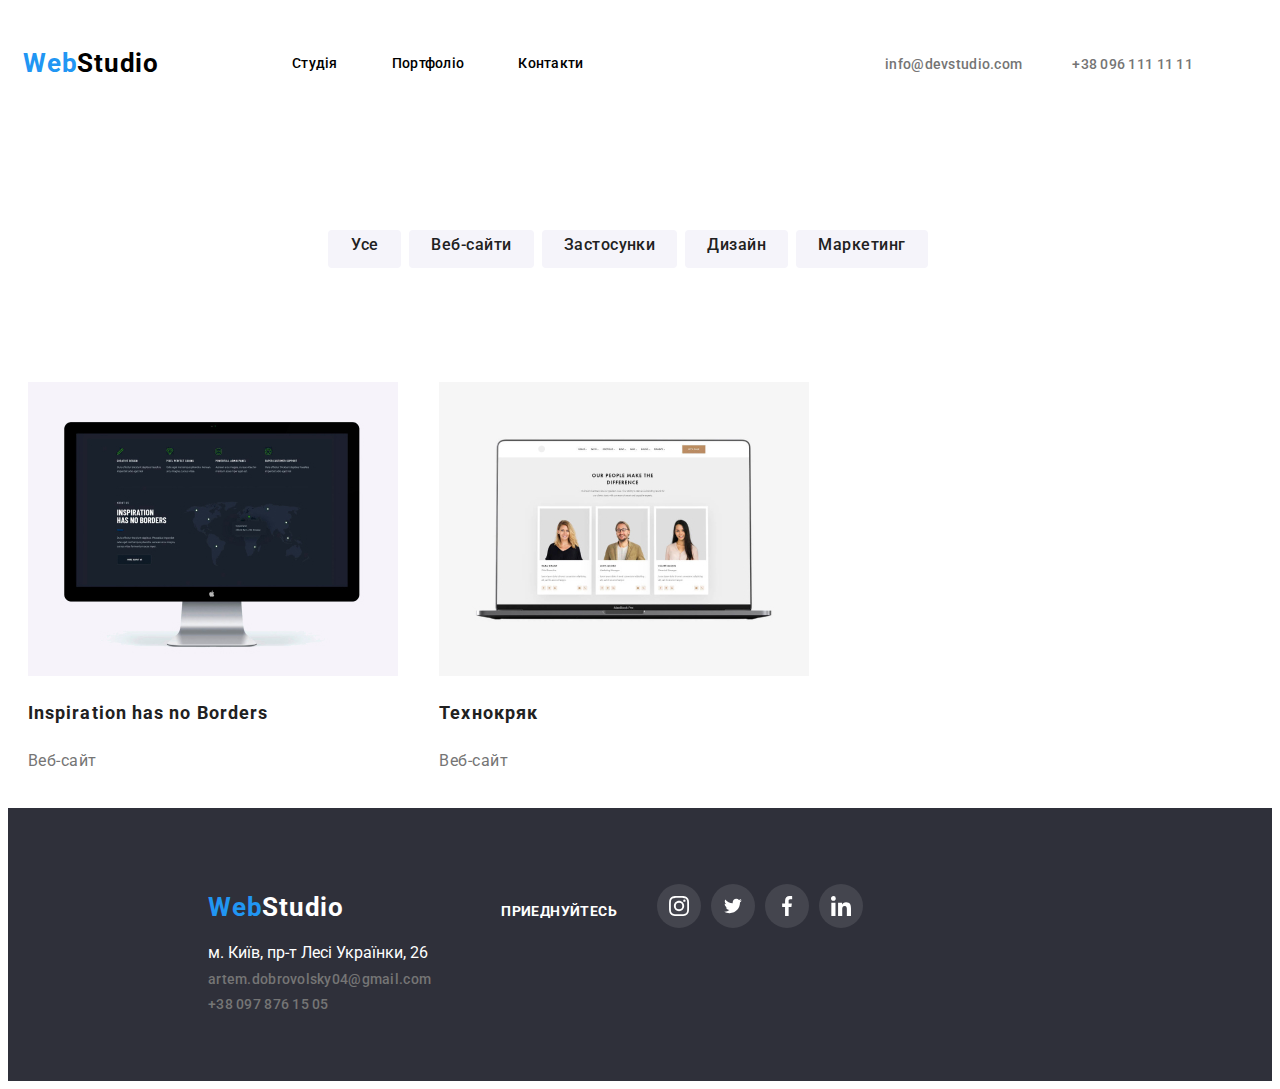
<file: web.html>
<!DOCTYPE html>
<html lang="en">
<head>
    <meta charset="UTF-8">
    <meta http-equiv="X-UA-Compatible" content="IE=edge">
    <meta name="viewport" content="width=device-width, initial-scale=1.0">
    <link href="https://fonts.googleapis.com/css2?family=Roboto:wght@400;500;700;900&display=swap" rel="stylesheet">
    <link rel="stylesheet" href="./style.css">
    <title>Document</title>
</head>
<body>
    <header>
        <div class="header-nav container">
            <a class="logo" href="./"><span>Web</span>Studio</a>
            <nav>             
            <ul class="nav-list">               
                <li class="list-item"><a class="link link-current" href="./">Студія</a></li>
                <li class="list-item"><a class="link" href="./portfolio.html" target="_self" rel="noopener noreferer">Портфоліо</a></li>
                <li class="list-item"><a class="link" href="">Контакти</a></li>
            </ul> 
            </nav>
            <ul class="contacts-nav">
                <li><a href="mailto:info@devstudio.com">info@devstudio.com</a></li>
                <li><a href="tel:+380961111111">+38 096 111 11 11</a></li>
            </ul>
        </div>
        </header>
        <main>
            <section class="secta">
                <div class="container">
                    <ul class="filter">
                        <li><a class="filter-link" target="_self" rel="noopener nofollow noreferrer" href="./all.html">Усе</a></li>
                        <li><a class="filter-link" target="_self" rel="noopener nofollow noreferrer" href="./web.html">Веб-сайти</a></li>
                        <li><a class="filter-link" target="_self" rel="noopener nofollow noreferrer" href="./zas.html">Застосунки</a></li>
                        <li><a class="filter-link" target="_self" rel="noopener nofollow noreferrer" href="./des.html">Дизайн</a></li>
                        <li><a class="filter-link" target="_self" rel="noopener nofollow noreferrer" href="./mark.html">Маркетинг</a></li>
                    </ul>
                </div>
            </section>
            <section>
                <ul class="examples">
                    <li class="examples-link" style="padding-left: 20px;">
                        <a class="link-thumb" href=""> 
                            <div class="img-thumb">
                                <img class="card" src="./img/komputer.jpg" 
                                alt="Компьютер с темным экраном" 
                                width="370" 
                                height="294">
                                    <div class="overlane" style="padding: 30px 24px;">
                                        <p>Inspiration has no Borders або Натхнення не має меж, цей веб-сайт створений щоб допомагати починючим художникам створювати та продавати 
                                            свої шедеври, також тут є надихаючі поради та публічна галерея, у яку ви можете помістити свою роботу, де її можуть побачити усі корустувачі.
                                        </p>
                                    </div>
                            </div>                
                        <div class="link-text">
                            <h2  class="examples-title">Inspiration has no Borders</h2>
                                <p class="examples-type">Веб-сайт</p>
                        </div>
                        </a>
                    </li>
                    <li  class="examples-link">
                        <a class="link-thumb" href=""> 
                            <div class="img-thumb">
                                <img class="card" src="./img/desktop.jpg" 
                                alt="Фотографии троих людей на экране ноутбука" 
                                width="370" 
                                height="294">
                                    <div class="overlane">
                                        <p>Технокряк-це сучасний майданчик поширення коронавірусу. 
                                        Компанії використовують цю платформу для цифрового шпигунства та атак на захищені сервери конкурентів.
                                        </p>
                                    </div>
                            </div>                
                        <div class="link-text">
                            <h2  class="examples-title">Технокряк</h2>
                                <p class="examples-type">Веб-сайт</p>
                        </div>
                        </a>
                    </li>
                </ul>
            </section>
        </main>
        <footer class="foot">
            <div class="fj">
                <div class="footer">
                    <a href="./index.html" class="logo2"><span class="logo2-span"> Web</span>Studio</a>
                    <address class="adress">м. Київ, пр-т Лесі Українки, 26</address>
                    <a href="mailto:artem.dobrovolsky04@gmail.com" class="conta">artem.dobrovolsky04@gmail.com</a>
                    <a href="tel:+380978761505" class="conta">+38 097 876 15 05</a>
                </div>
                <h3 class="join-tit">Приеднуйтесь</h3>
                <ul>
                    <li class="join-it"> <a class="join-li" href=""> <svg class="join-ic" width="20" height="20">
                                <use href="./svg/icons.svg#icon-instagram"></use>
                            </svg> </a> </li>
                    <li class="join-it"> <a class="join-li" href=""> <svg class="join-ic" width="20" height="16">
                                <use href="./svg/icons.svg#icon-tweeter"></use>
                            </svg> </a> </li>
                    <li class="join-it"> <a class="join-li" href=""> <svg class="join-ic" width="20" height="20">
                                <use href="./svg/icons.svg#icon-facebook"></use>
                            </svg> </a> </li>
                    <li class="join-it"> <a class="join-li" href=""> <svg class="join-ic" width="20" height="20">
                                <use href="./svg/icons.svg#icon-linkedin"></use>
                            </svg> </a> </li>
                </ul>
            </div>
        </footer>
</body>
</html>
</file>
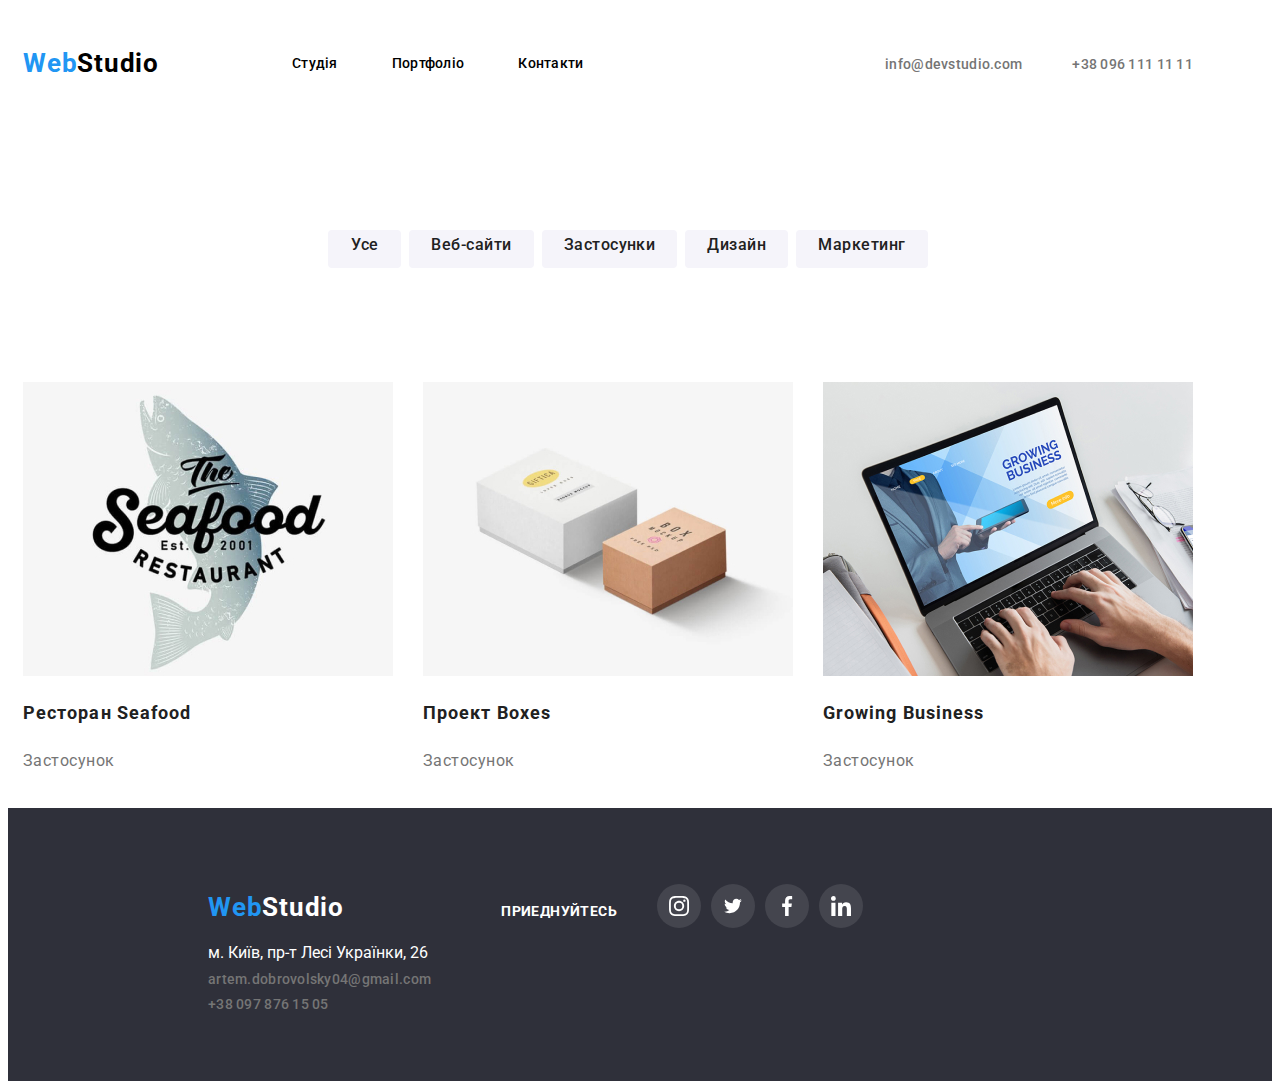
<file: zas.html>
<!DOCTYPE html>
<html lang="en">
<head>
    <meta charset="UTF-8">
    <meta http-equiv="X-UA-Compatible" content="IE=edge">
    <meta name="viewport" content="width=device-width, initial-scale=1.0">
    <link href="https://fonts.googleapis.com/css2?family=Roboto:wght@400;500;700;900&display=swap" rel="stylesheet">
    <link rel="stylesheet" href="./style.css">
    <title>Document</title>
</head>
<body>
    <header>
        <div class="header-nav container">
            <a class="logo" href="./"><span>Web</span>Studio</a>
            <nav>             
            <ul class="nav-list">               
                <li class="list-item"><a class="link link-current" href="./">Студія</a></li>
                <li class="list-item"><a class="link" href="./portfolio.html" target="_self" rel="noopener noreferer">Портфоліо</a></li>
                <li class="list-item"><a class="link" href="">Контакти</a></li>
            </ul> 
            </nav>
            <ul class="contacts-nav">
                <li><a href="mailto:info@devstudio.com">info@devstudio.com</a></li>
                <li><a href="tel:+380961111111">+38 096 111 11 11</a></li>
            </ul>
        </div>
        </header>
    <main>
        <section class="secta">
            <div class="container">
                <ul class="filter">
                    <li><a class="filter-link" target="_self" rel="noopener nofollow noreferrer" href="./all.html">Усе</a></li>
                    <li><a class="filter-link" target="_self" rel="noopener nofollow noreferrer" href="./web.html">Веб-сайти</a></li>
                    <li><a class="filter-link" target="_self" rel="noopener nofollow noreferrer" href="./zas.html">Застосунки</a></li>
                    <li><a class="filter-link" target="_self" rel="noopener nofollow noreferrer" href="./des.html">Дизайн</a></li>
                    <li><a class="filter-link" target="_self" rel="noopener nofollow noreferrer" href="./mark.html">Маркетинг</a></li>
                </ul>
            </div>
        </section>
        <section>
            <div class="container">
                <ul class="examples">
                    <li  class="examples-link">
                        <a class="link-thumb" href=""> 
                            <div class="img-thumb">
                                <img class="card" src="./img/moreprodukt.jpg" 
                                alt="Картинка рыбы" 
                                width="370" 
                                height="294">
                                    <div class="overlane">
                                        <p>Ресторан Seafood має в асортименті завжди свіжу рибу та морепродукти. Завдяки цьому застосунку у Вас 
                                            є можливість забронувати столик в ресторані та замовити доставку їжі до вашого дому.
                                        </p>
                                    </div>
                            </div>                
                        <div class="link-text">
                            <h2  class="examples-title">Ресторан Seafood</h2>
                                <p class="examples-type">Застосунок</p>
                        </div>
                        </a>
                    </li>
                    <li  class="examples-link">
                        <a class="link-thumb" href=""> 
                            <div class="img-thumb">
                                <img class="card" src="./img/kirpichi.jpg" 
                                alt="Две коробки, одна маленькая, а вторая побольше" 
                                width="370" 
                                height="294">
                                    <div class="overlane">
                                        <p>Технокряк це сучасний майданчик поширення коронавірусу. 
                                        Компанії використовують цю платформу для цифрового шпигунства та атак на захищені сервери конкурентів.
                                        </p>
                                    </div>
                            </div>                
                        <div class="link-text">
                            <h2  class="examples-title">Проект Boxes</h2>
                                <p class="examples-type">Застосунок</p>
                        </div>
                        </a>
                    </li>
                    <li  class="examples-link">
                        <a class="link-thumb" href=""> 
                            <div class="img-thumb">
                                <img class="card" src="./img/opat-komputer.jpg" 
                                alt="ноутбук с картинкой" 
                                width="370" 
                                height="294">
                                    <div class="overlane">
                                        <p>Застосунок Growing Business допоможе вам почати свій власний бізнесс. Простий та зрозумілий інтерфейс допоможе вам відстежувати 
                                            як ідуть справи у бізнессі. Користуйтеся не соромтесь.
                                        </p>
                                    </div>
                            </div>                
                        <div class="link-text">
                            <h2  class="examples-title">Growing Business</h2>
                                <p class="examples-type">Застосунок</p>
                        </div>
                        </a>
                    </li>
                </ul>
            </div>
        </section>
    </main>
    <footer class="foot">
        <div class="fj">
            <div class="footer">
                <a href="./index.html" class="logo2"><span class="logo2-span"> Web</span>Studio</a>
                <address class="adress">м. Київ, пр-т Лесі Українки, 26</address>
                <a href="mailto:artem.dobrovolsky04@gmail.com" class="conta">artem.dobrovolsky04@gmail.com</a>
                <a href="tel:+380978761505" class="conta">+38 097 876 15 05</a>
            </div>
            <h3 class="join-tit">Приеднуйтесь</h3>
            <ul>
                <li class="join-it"> <a class="join-li" href=""> <svg class="join-ic" width="20" height="20">
                            <use href="./svg/icons.svg#icon-instagram"></use>
                        </svg> </a> </li>
                <li class="join-it"> <a class="join-li" href=""> <svg class="join-ic" width="20" height="16">
                            <use href="./svg/icons.svg#icon-tweeter"></use>
                        </svg> </a> </li>
                <li class="join-it"> <a class="join-li" href=""> <svg class="join-ic" width="20" height="20">
                            <use href="./svg/icons.svg#icon-facebook"></use>
                        </svg> </a> </li>
                <li class="join-it"> <a class="join-li" href=""> <svg class="join-ic" width="20" height="20">
                            <use href="./svg/icons.svg#icon-linkedin"></use>
                        </svg> </a> </li>
            </ul>
        </div>
    </footer>
</body>
</html>
</file>
<file: style.css>
:root {
    --first-color: #2196F3;
    --second-color: #212121;
    --third-color: #757575;
    --fourth-color: #ffffff;
    --fifth-color: #2F303A;
    --sixth-color: #F5F4FA;
    --seventh-color: #000000;
    --svg: #AFB1B8
}
/* Увлекательнейшее приключение объявляется открытым */
html{
    box-sizing: border-box;
  }
  
  *,
  *::before,
  *::after{
    box-sizing: inherit;
  }
body {
    color: var(--third-color);
    background-color: #ffffff;
    font-family: 'Roboto';
  }
  ul{
    list-style: none;
    display: flex;
    align-items: center;
    justify-content: flex-start;
    text-decoration: none;
  }
  /* тег для секций */
  .secta{
    padding-top: 94px;
    padding-bottom: 94px;
    margin-top: 0;
    margin-bottom: 0;
  }
.container{
    width: 1200px;
    align-items: center;
    margin: 0px;
    padding-left: 15px;
    padding-right: 15px; 
}
  /*шапка сайта*/
  
  /*logo*/
  .logo {
    color: #000000;
    text-decoration: none;
    font-weight: 700;
    font-style: normal;
    font-family: 'Roboto';
    letter-spacing: 0.03em;
    line-height: 31px;
    font-size: 26px;
  }
  
  span {
    color: var(--first-color);
    text-decoration: none;
  }
  
  /*шапка навигації*/
  .header-nav{
    box-sizing: border-box;
    margin-bottom: 0;
    text-decoration: none;
    }
    
  .header-nav,
  .contacts-nav
  {
    display: flex;
    align-items: center;
    justify-content: flex-start;
    text-decoration: none;
    padding-top: 0px;
    padding-bottom: 0px;
  }
.a{
  display: flex;
  align-items: center;
}
.contact-icon{
  margin-right: 10px;
  fill: currentColor;
}
  .nav-list{
    display: flex;
    margin-left: 93px;
    text-decoration: none;
  }

  .nav-list .link-current{
    display: block;
    padding-top: 21px;
    padding-bottom: 21px; 

    color: var(--first-color);
    font-family: 'Roboto';
    font-weight: 500;
    font-size: 14px;
    line-height: 1.14;
    letter-spacing: 0.02em;
    text-decoration: none;
  }
  .nav-list .link {
    display: block;
    padding-top: 32px;
    padding-bottom: 32px;
    color: #000000;
    font-family: 'Roboto';
    font-weight: 500;
    font-size: 14px;
    line-height: 1.14;
    letter-spacing: 0.02em;
    text-decoration: none;
  }

  .nav-list .link:hover,
  .nav-list .link:focus {
    color: var(--first-color);
    text-decoration: none;
  }

  .contacts-nav{
    display: flex;
    margin-left: auto;
    text-decoration: none;
  }

  .contacts-nav li + li {
    margin-left: 50px;
    text-decoration: none;
  }
  
  .contacts-nav a {
    color: var(--third-color);
    font-family: 'Roboto';
    font-weight: 500;
    font-size: 14px;
    line-height: 1.14;
    letter-spacing: 0.02em;
    text-decoration: none;
  }
  .contacts-nav a:focus,
  .contacts-nav a:hover {
    color: var(--first-color);
    text-decoration: none;
  }
   .list-item{
    margin-right: 54px;
    text-decoration: none;
  }
  .list-item:last-child{
    margin-right: 0;
    text-decoration: none;
  } 
.navig{
    padding-left: 0px;}
.conta{
    color: var(--third-color);
    text-decoration: none;
    font-weight: 500;
    font-style: normal;
    font-family: 'Roboto';
    font-size: 14px;
    line-height: 16px;
    letter-spacing: 0.02em;
    display: flex;
    margin-bottom: 9px;
}
.conta:hover{
    color: var(--first-color);
    text-decoration: none;
    font-weight: 500;
    font-style: normal;
    font-family: 'Roboto';
    font-size: 14px;
    line-height: 16px;
    letter-spacing: 0.02em;
}
/* Надеюсь сверху вы не потерялись, переходим к секции герой и прочее */
.hero {
    background-color: var(--fifth-color);
    text-align: center;
    padding-bottom: 200px;
    padding-top: 200px;
    background-image: linear-gradient(
      to right,
      rgba(47, 48, 58, 0.4),
      rgba(47, 48, 58, 0.4)
    ),
     url("./img/fone.jpg");
     background-position: center;
     background-size: cover;
     background-repeat: no-repeat;
     margin: 0px;
}

.big-title {
    color: var(--fourth-color);
    text-transform: uppercase;
    text-align: center;
    font-weight: 900;
    font-style: normal;
    font-family: 'Roboto';
    margin-bottom: 30px;
    letter-spacing: 0.06em;
    font-size: 44px;
    line-height: 60px;
}

.button {
  display: inline-block;
  min-width: 200px;
  padding: 10px 25px;
  border-radius: 4px;
  text-decoration: none;
  border: none;
  box-shadow: 0px 4px 4px rgb(0 0 0 / 15%);
  margin-top: 0px;
  color: var(--fourth-color);
  background-color: var(--first-color);
  font-weight: 700;
  font-size: 16px;
  line-height: 2;
  letter-spacing: 0.06em; 
}
/* Модальное окно */
.backdrop{
  position: fixed;
  top: 0;
  left: 0;
  width: 100%;
  height: 100%;
  background-color: rgba(0, 0, 0, 0.2);
}
.modal{
  position: absolute;
  top: 50%;
  left: 50%;
  transform: translate(-50%, -50%);
  width: 528px;
  height: 581px;
  background-color: var(--fourth-color);
}
.backdrop.is-hidden {
  opacity: 0;
  pointer-events: none;
}
.modal-button{
  position: absolute;
  top: 8px;
  right: 8px;
  width: 30px;
  height: 30px;
  border: 0;
  border-radius: 50%;
  background-image: url("./svg/close.svg");
  background-size: contain;
}
/* это три тега отвечающие за маленькие тексты */
.mini-title {
  color: #212121;
    /* color: var(--second-color); */
    font-weight: 700;
    font-style: normal;
    font-family: 'Roboto';
    text-transform: uppercase;
    text-align: center;
    font-size: 18px;
    line-height: 36px;
    letter-spacing: 0.06em;
}
.min-title{
  color: #212121;
    /* color: var(--second-color); */
    font-weight: 700;
    font-style: normal;
    font-family: 'Roboto';
    text-transform: uppercase;
    font-size: 14px;
    line-height: 16px;
    letter-spacing: 0.03em;
}
.tex{
    color: var(--third-color);
    font-weight: 400;
    font-style: normal;
    font-family: 'Roboto';
    font-size: 14px;
    line-height: 24px;
    letter-spacing: 0.03em;
}
/* Заглавие в индексе */
.title{
    text-align: center;
    margin-bottom: 50px;
}
/* далее идут все отделы футера */
.foot {
    background-color: var(--fifth-color);
    padding-left: 200px;
    padding-right: 200px;
    padding-top: 60px;
    padding-bottom: 60px;
}
.fj{
  display: flex;
  align-items: baseline;
}
.join{
  display: flex;
}
.logo2 {
    color: var(--fourth-color);
    text-decoration: none;
    font-weight: 700;
    font-style: normal;
    font-family: 'Roboto';
    letter-spacing: 0.03em;
    line-height: 31px;
    font-size: 26px;
}

.logo2-span {
    color: var(--first-color);
    text-decoration: none;
    font-weight: 700;
    font-style: normal;
    font-family: 'Roboto';
    letter-spacing: 0.03em;
    line-height: 31px;
    font-size: 26px;
}

.adress {
    color: var(--fourth-color);
    font-weight: 400;
    font-style: normal;
    font-family: 'Roboto';
    margin-top: 20px;
    margin-bottom: 9px;
}
/* футер закончился, далее часть портфилио */
.filter{
    display: flex;
    justify-content: center;
    align-items: center;

    margin-bottom: 20px;
  }
  .filter li:not(:last-child){
    margin-right: 8px;
  }
  .filter-link{
    display: inline-block;
    border-radius: 4px;
    min-width: 73px;
    height: 38px;
    padding: 6px 22px;
    justify-content: center;
    align-items: center;
    color: var(--second-color);
    background-color: var(--sixth-color);
    font-style: normal;
    font-weight: 500;
    font-size: 16px;
    line-height: 1.16em;
    text-align: center;
    letter-spacing: 0.03em;
    text-decoration: none;
  }
.filter-link:hover,
.filter-link:focus{
background-color: var(--first-color);
color: var(--sixth-color);
}
/* первая часть портфолио закончилась, далее наша команда */
.team img{
    margin-bottom: 30px;
  }
.img1{
    margin-right: 30px;
    width: 370px;
}
.img2{
    justify-content: space-between;
    width: 270px;
}
.list-team{
    display: flex;
    justify-content: space-between;
    list-style: none;
    padding-left: 0px;
}
.team{
    background: #FFFFFF;
    box-shadow: 0px 1px 3px rgba(0, 0, 0, 0.12), 0px 1px 1px rgba(0, 0, 0, 0.14), 0px 2px 1px rgba(0, 0, 0, 0.2);
    border-radius: 0px 0px 4px 4px;
    padding-bottom: 30px;
}
.team:not(:last-child){
    margin-right: 30px;
}
.icon{
  background-color: #F5F4FA;
  display: flex;
  justify-content: center;
  align-items: center;
  width: 270px;
  height: 120px;
  margin-bottom: 30px;
}
.item-icon-team{
 fill: #AFB1B8; 

} 
.item-icon-team:not(:last-child){
  margin-right: 10px;
}
.link-team{
  fill: #AFB1B8;
  border-radius: 50%;
  align-items: center;
  width: 44px;
  height: 44px;
  display: inline-flex;
  justify-content: center;
  align-items: center;
}
.link-team:hover{
  background-color: #2196F3;
  fill: #ffffff;
}
/* Далее постоянныне клиенты */
.custom{
  padding-left: 0px;
}
.custom-l{
  display: flex;
  justify-content: center;
  align-items: center;
  width: 170px;
  height: 90px;
  border: 1px solid var(--svg);
  border-radius: 4px;
  margin-left: 30px;
  color: var(--svg);
}
.custom-l:first-child{
  margin-right: 0px;
}
.custom-l:hover{
  border: 1px solid var(--first-color);
  color: var(--first-color);
}
.custom-ic{
fill: currentColor;
}
/* Присоеденяйтесь */
.join-tit{
  font-family: 'Roboto';
  font-style: normal;
  font-weight: 700;
  font-size: 14px;
  line-height: 16px;
  letter-spacing: 0.03em;
  text-transform: uppercase;
  color: #FFFFFF;
  margin-left: 70px;
}
.join-it:not(:last-child){
  margin-right: 10px;
}
.join-li{
  display: inline-flex;
  justify-content: center;
  align-items: center;
  width: 44px;
  height: 44px;
  border-radius: 50%;
  color: var(--fourth-color);
  background-color: #FFFFFF1A;
}
.join-ic{
  fill: currentColor;
  margin: 12px;
}
.join-li:hover{
color: var(--fourth-color);
background-color: var(--first-color);
}
/* Имена людей из нашей команды */
.name{
    color: var(--second-color);
    font-weight: 700;
    font-style: normal;
    font-family: 'Roboto';
    text-align: center;
    letter-spacing: 0.03em;
}
/* позиция из нашей команды */
.pos{
    color: var(--third-color);
    font-weight: 400;
    font-style: normal;
    font-family: 'Roboto';
    text-align: center;
    letter-spacing: 0.03em;
    font-size: 16px;
    line-height: 19px;
}
/* примеры работ из портфолио */
 .examples{
    display: flex;
    flex-wrap: wrap;
    margin-left: -30px;
    margin-top: -30px;
    padding: 0px;
  }

  .examples-link{
    flex-basis: calc((100% - 90px) / 3);
    margin-left: 30px;
    margin-top: 30px;
  }
  .examples-title {
    color: var(--second-color);
  
    font-weight: 700;
    font-size: 18px;
    line-height: 2;
    letter-spacing: 0.06em;
  }
  
  .examples-type {
    color: var(--third-color);
  
    font-size: 16px;
    line-height: 1.8;
    letter-spacing: 0.03em;
  }
  /* Карточки будут двигаться. Ураааааа */
  .img-thumb{
    position: relative;
    overflow: hidden;
  }

  .overlane{
    position: absolute;
    top: 0;
    left: 0;
    width: 100%;
    height: 100%;
    background-color: rgba(33, 150, 243, 0.9);
    color: var(--fourth-color);
    padding: 63px 24px;
    margin: 0;
    font-size: 18px;
    line-height: 1.5;
    transform: translateY(100%);
    transition: transform 250ms cubic-bezier(0.4, 0, 0.2, 1);
  }
.link-thumb{
  text-decoration: none;
}
  .link-thumb:hover .overlane,
  .link-thumb:focus .overlane{
    transform: translateY(0);
  }
  .link-thumb:hover .link-text,
  .link-thumb:focus .link-text{
    box-shadow: 0px 1px 1px rgba(0, 0, 0, 0.12), 0px 4px 4px rgba(0, 0, 0, 0.06), 1px 4px 6px rgba(0, 0, 0, 0.16);
  }
  /* невидимая надпись */
.non-vision {
    position: absolute;
    width: 1px;
    height: 1px;
    border: 0;
    margin: -1px;
    padding: 0;
    clip: rect(0 0 0 0);
    overflow: hidden;
}
</file>
